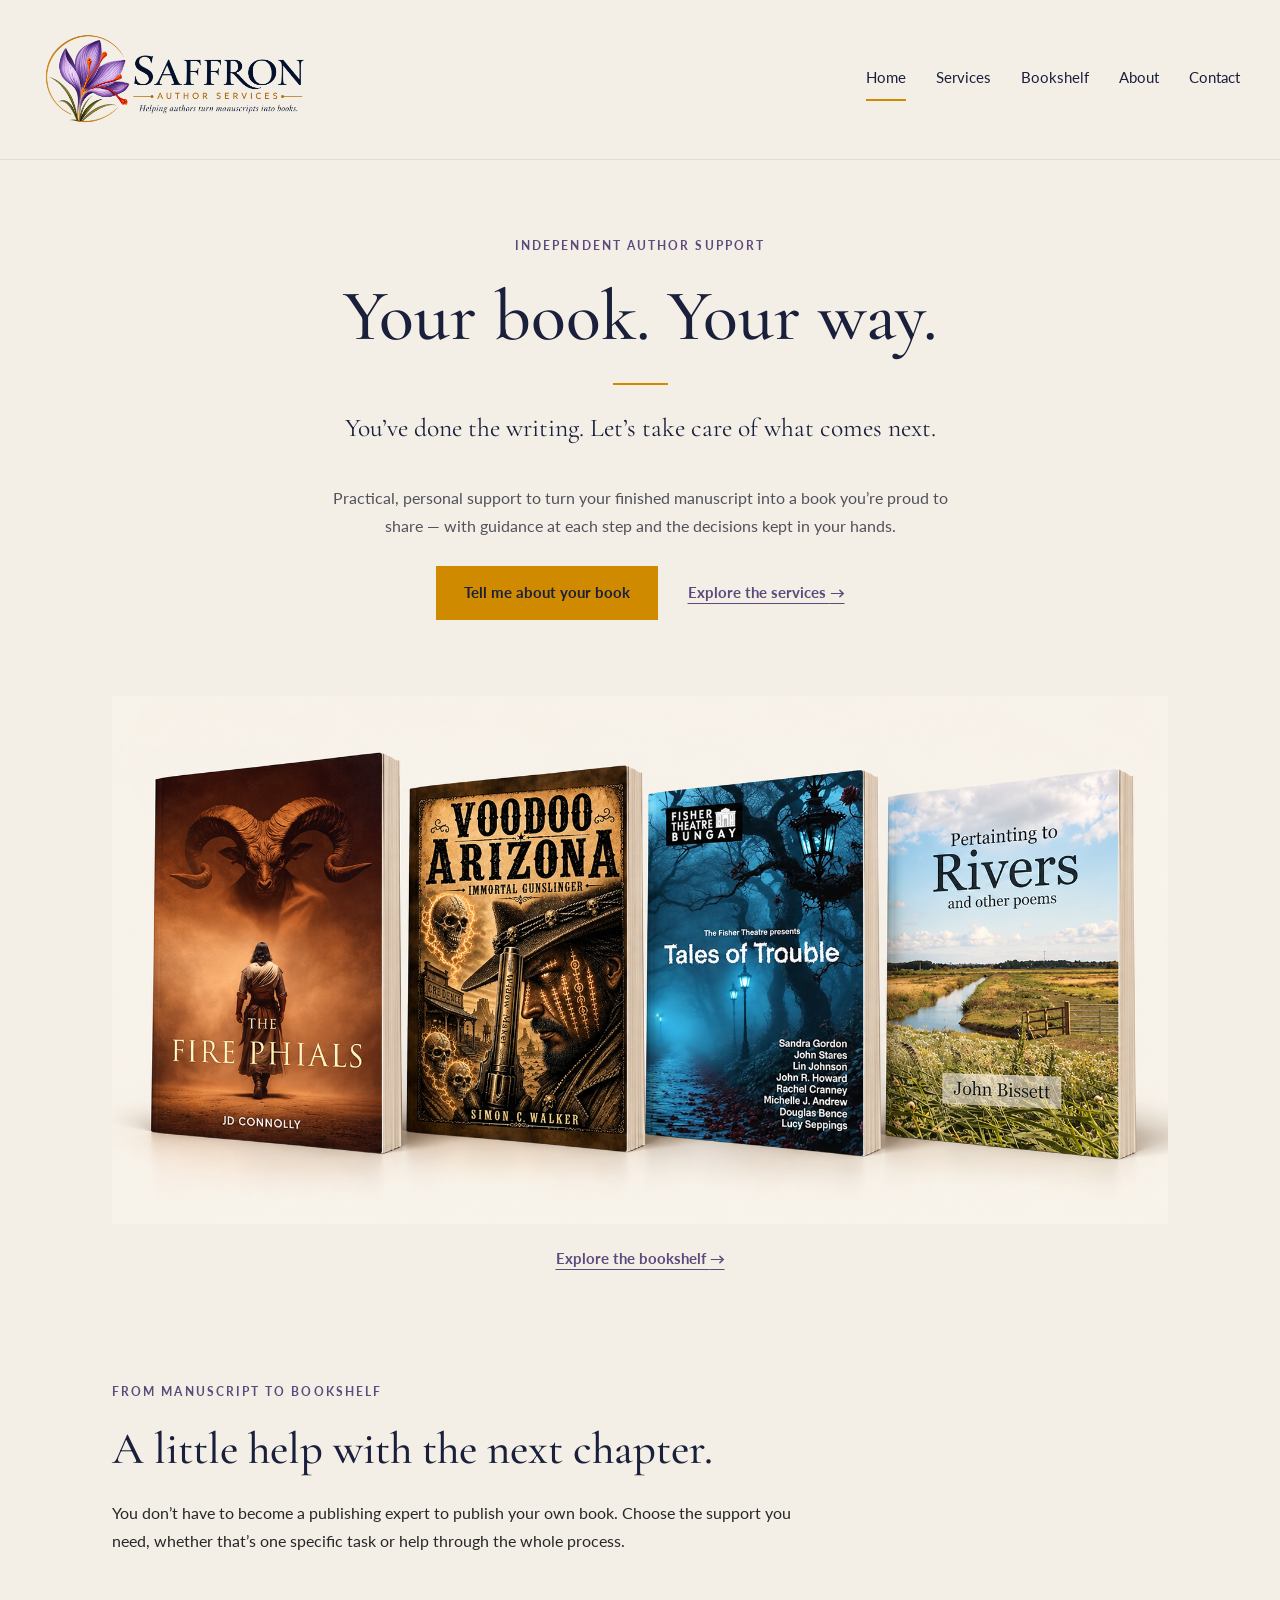
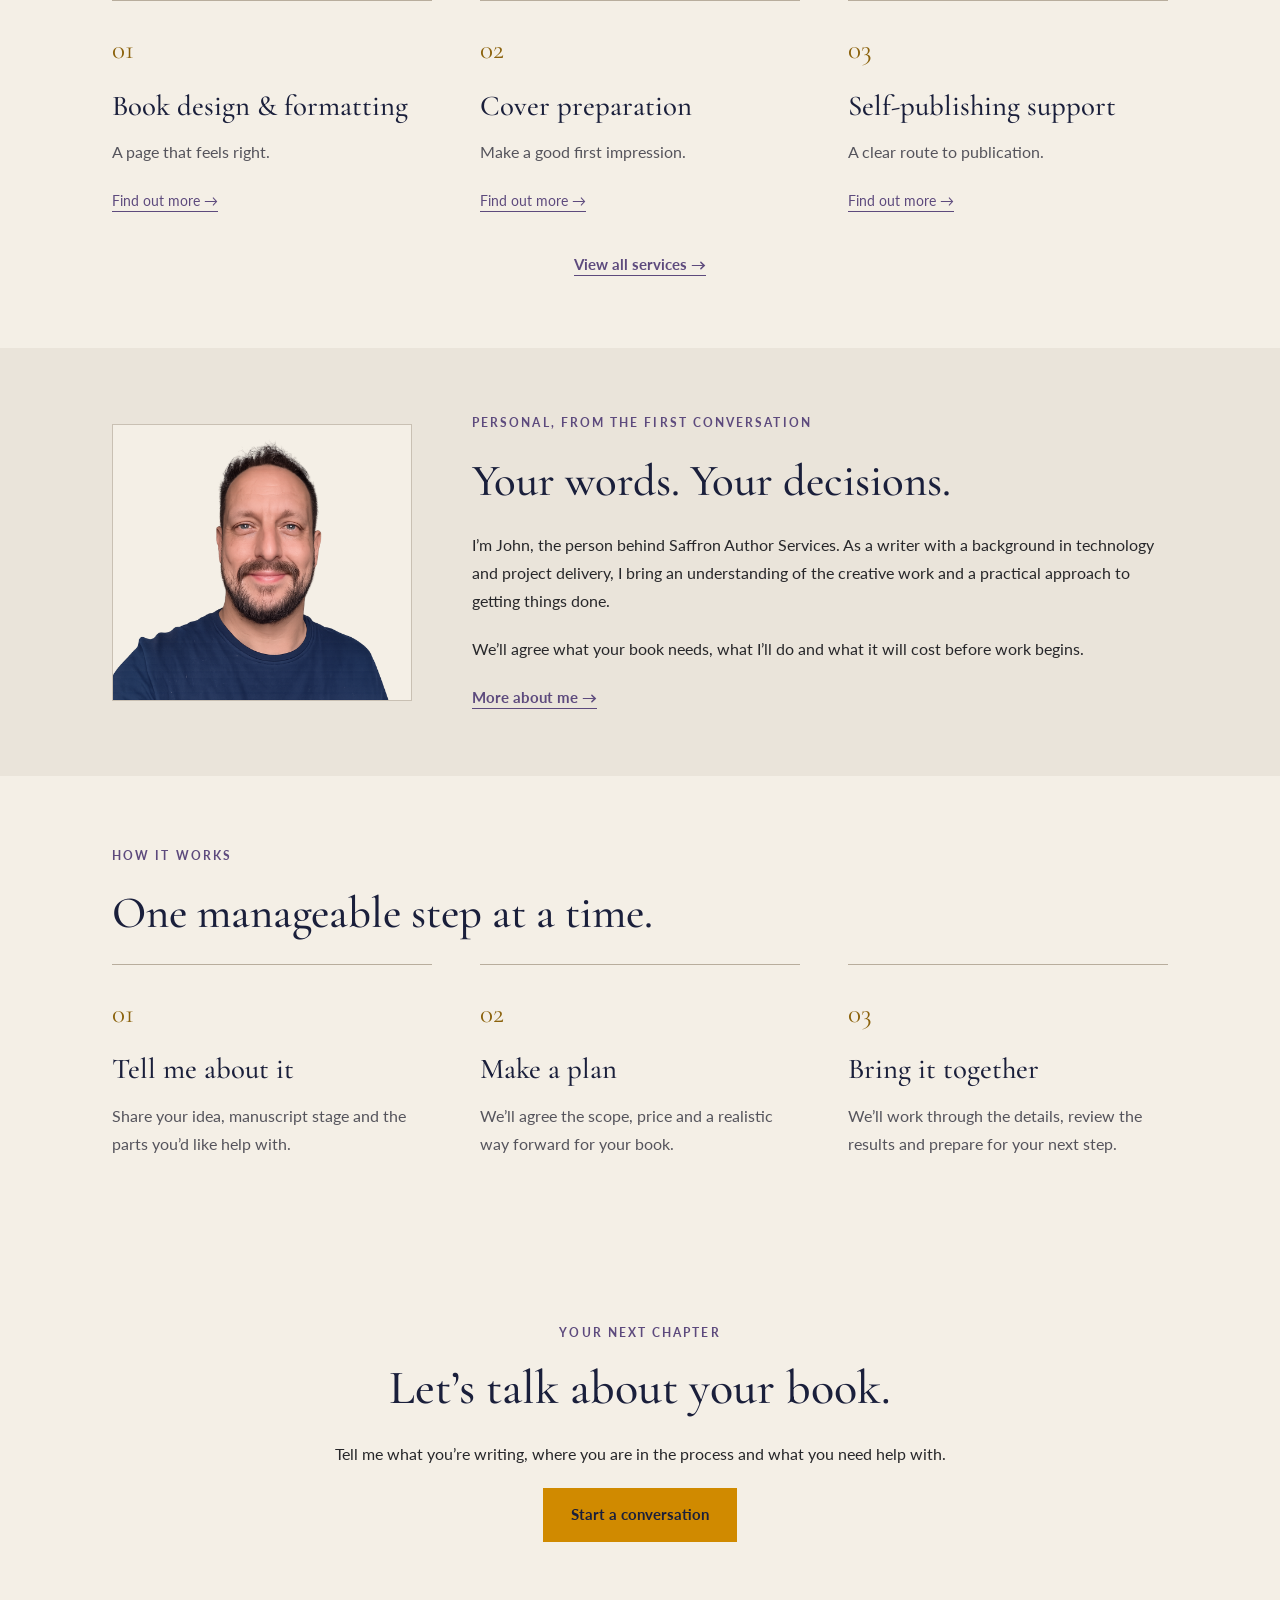
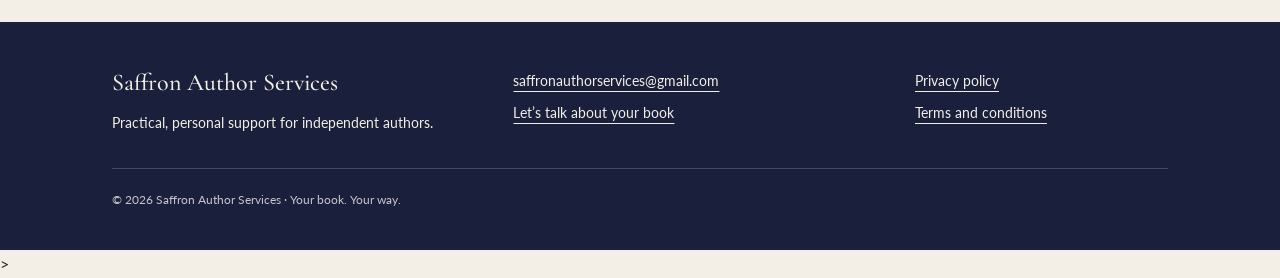
<file: index.html>
<!doctype html>
<html lang="en-GB">
  <head>
    <!-- GoatCounter -->
    <script
      data-goatcounter="https://saffron.goatcounter.com/count"
      async
      src="//gc.zgo.at/count.js"
    ></script>

    <!-- Google tag (gtag.js) -->
    <script
      async
      src="https://www.googletagmanager.com/gtag/js?id=G-EGFEQTHLH4"
    ></script>
    <script>
      window.dataLayer = window.dataLayer || [];
      function gtag() {
        dataLayer.push(arguments);
      }
      gtag("js", new Date());
      gtag("config", "G-EGFEQTHLH4");
    </script>

    <meta charset="utf-8" />

    <meta name="viewport" content="width=device-width, initial-scale=1" />

    <title>Independent author support | Saffron Author Services</title>

    <meta
      name="description"
      content="Practical, personal help with book formatting, covers, self-publishing and author websites."
    />

    <link rel="stylesheet" href="css/style.css" />
    
    <script src="js/site.js" defer></script>

    <div id="site-favicon"></div>
  </head>
  <body>
    <a class="skip" href="#main">Skip to content</a>
    <header class="site-header">
      <a href="index.html" aria-label="Saffron Author Services home">
        <img
          src="images/SAS-logo-colour-transparent-withwords.png"
          alt="Saffron Author Services"
          width="270"
          class="brand"
        />
      </a>
      <!-- Load navigation -->
      <div id="site-navigation"></div>
      </nav>
    </header>
    <main id="main">
      <section class="page-intro wrap">
        <p class="eyebrow">Independent author support</p>
        <h1>Your book. Your way.</h1>
        <div class="divider"></div>
        <p class="intro">
          You’ve done the writing. Let’s take care of what comes next.
        </p>
      </section>
      <p class="hero-detail wrap">
        Practical, personal support to turn your finished manuscript into a book
        you’re proud to share — with guidance at each step and the decisions
        kept in your hands.
      </p>
      <div class="actions">
        <a class="button" href="contact.html">Tell me about your book</a>
        <a class="text-link" href="services.html">
          Explore the services
          <span aria-hidden="true">→</span>
        </a>
      </div>
      <div class="wrap homepage-books">
        <a
          href="books.html"
          data-track-label="Homepage — book collage"
          aria-label="Explore the books I’ve helped publish"
        >
          <img
            src="images/saffron_author_services_book_showcase.png"
            alt="The Fire Phials, Voodoo Arizona, Tales of Trouble, and Pertaining to Rivers and Other Poems"
            class="books-collage"
          />
        </a>

        <p>
          <a class="text-link" href="books.html">
            Explore the bookshelf
            <span aria-hidden="true">→</span>
          </a>
        </p>
      </div>
      <section class="section wrap">
        <div class="section-heading">
          <p class="eyebrow">From manuscript to bookshelf</p>
          <h2>A little help with the next chapter.</h2>
          <p>
            You don’t have to become a publishing expert to publish your own
            book. Choose the support you need, whether that’s one specific task
            or help through the whole process.
          </p>
        </div>
        <div class="service-grid">
          <article>
            <span class="number">01</span>
            <h3>Book design &amp; formatting</h3>
            <p>A page that feels right.</p>
            <a href="services.html#service-01">
              Find out more
              <span aria-hidden="true">→</span>
            </a>
          </article>
          <article>
            <span class="number">02</span>
            <h3>Cover preparation</h3>
            <p>Make a good first impression.</p>
            <a href="services.html#service-02">
              Find out more
              <span aria-hidden="true">→</span>
            </a>
          </article>
          <article>
            <span class="number">03</span>
            <h3>Self-publishing support</h3>
            <p>A clear route to publication.</p>
            <a href="services.html#service-03">
              Find out more
              <span aria-hidden="true">→</span>
            </a>
          </article>
        </div>
        <p class="centre">
          <a class="text-link" href="services.html">View all services →</a>
        </p>
      </section>
      <section class="band">
        <div class="wrap split home-about">
          <div>
            <div class="portrait-frame home-portrait">
              <img
                class="founder-portrait"
                src="images/john1.png"
                alt="John Howard, founder of Saffron Author Services"
                loading="lazy"
              />
            </div>
          </div>
          <div>
            <p class="eyebrow">Personal, from the first conversation</p>
            <h2>Your words. Your decisions.</h2>
            <p>
              I’m John, the person behind Saffron Author Services. As a writer
              with a background in technology and project delivery, I bring an
              understanding of the creative work and a practical approach to
              getting things done.
            </p>
            <p>
              We’ll agree what your book needs, what I’ll do and what it will
              cost before work begins.
            </p>
            <a class="text-link" href="about.html">More about me →</a>
          </div>
        </div>
      </section>
      <section class="section wrap">
        <p class="eyebrow">How it works</p>
        <h2>One manageable step at a time.</h2>
        <div class="service-grid">
          <article>
            <span class="number">01</span>
            <h3>Tell me about it</h3>
            <p>
              Share your idea, manuscript stage and the parts you’d like help
              with.
            </p>
          </article>
          <article>
            <span class="number">02</span>
            <h3>Make a plan</h3>
            <p>
              We’ll agree the scope, price and a realistic way forward for your
              book.
            </p>
          </article>
          <article>
            <span class="number">03</span>
            <h3>Bring it together</h3>
            <p>
              We’ll work through the details, review the results and prepare for
              your next step.
            </p>
          </article>
        </div>
      </section>
      <section class="cta wrap">
        <p class="eyebrow">Your next chapter</p>
        <h2>Let’s talk about your book.</h2>
        <p>
          Tell me what you’re writing, where you are in the process and what you
          need help with.
        </p>
        <a class="button" href="contact.html">Start a conversation</a>
      </section>
    </main>
    <div id="site-footer"></div>
    <!-- JavaScript -->
    <script src="/js/site.js" defer></script>
  </body>>
</html>
</file>
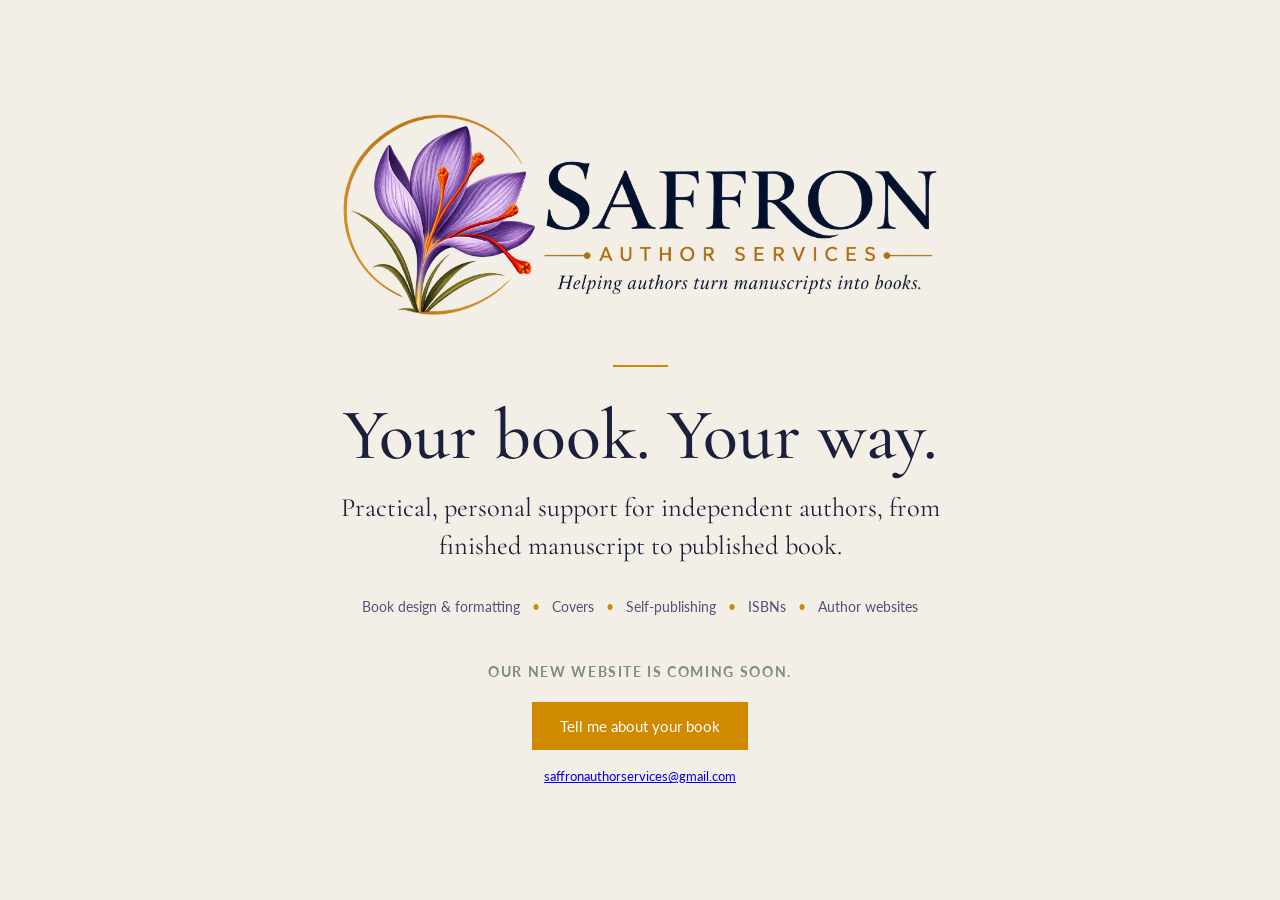
<file: holdingpage/index.html>
<!DOCTYPE html>
<html lang="en">
<head>
    <!-- Google tag (gtag.js) -->
    <script async src="https://www.googletagmanager.com/gtag/js?id=G-EGFEQTHLH4"></script>
    <script>
        window.dataLayer = window.dataLayer || [];
        function gtag(){dataLayer.push(arguments);}
        gtag('js', new Date());

        gtag('config', 'G-EGFEQTHLH4');
    </script>

    <meta charset="UTF-8">
    <meta charset="UTF-8">
    <meta name="viewport" content="width=device-width, initial-scale=1.0">

    <title>Saffron Author Services | Independent Author Support</title>

    <meta name="description"
          content="Saffron Author Services helps independent authors turn manuscripts into professionally published books.">

    <link rel="stylesheet" href="css/style.css">
</head>

<body>

    <main class="holding-page">

        <section class="hero">

            <img
                src="images/SAS-logo-colour-transparent-withwords.png"
                alt="Saffron Author Services"
                class="logo"
            >

            <div class="divider"></div>

            <h1>Your book. Your way.</h1>

            <p class="intro">
                Practical, personal support for independent authors,
                from finished manuscript to published book.
            </p>

            <p class="services">
                Book design &amp; formatting
                <span>•</span>
                Covers
                <span>•</span>
                Self-publishing
                <span>•</span>
                ISBNs
                <span>•</span>
                Author websites
            </p>

            <p class="coming-soon">
                Our new website is coming soon.
            </p>

            <a href="mailto:saffronauthorservices@gmail.com"
            class="contact-button"
            onclick="gtag('event', 'email_click', {
                'event_category': 'contact',
                'event_label': 'Tell me about your book'
            });">
                Tell me about your book
            </a>

            <p class="email">
                <a href="mailto:saffronauthorservices@gmail.com"
                onclick="gtag('event', 'email_click', {
                    'event_category': 'contact',
                    'event_label': 'Email address'
                });">
                    saffronauthorservices@gmail.com
                </a>
            </p>

        </section>

    </main>

</body>
</html>
</file>
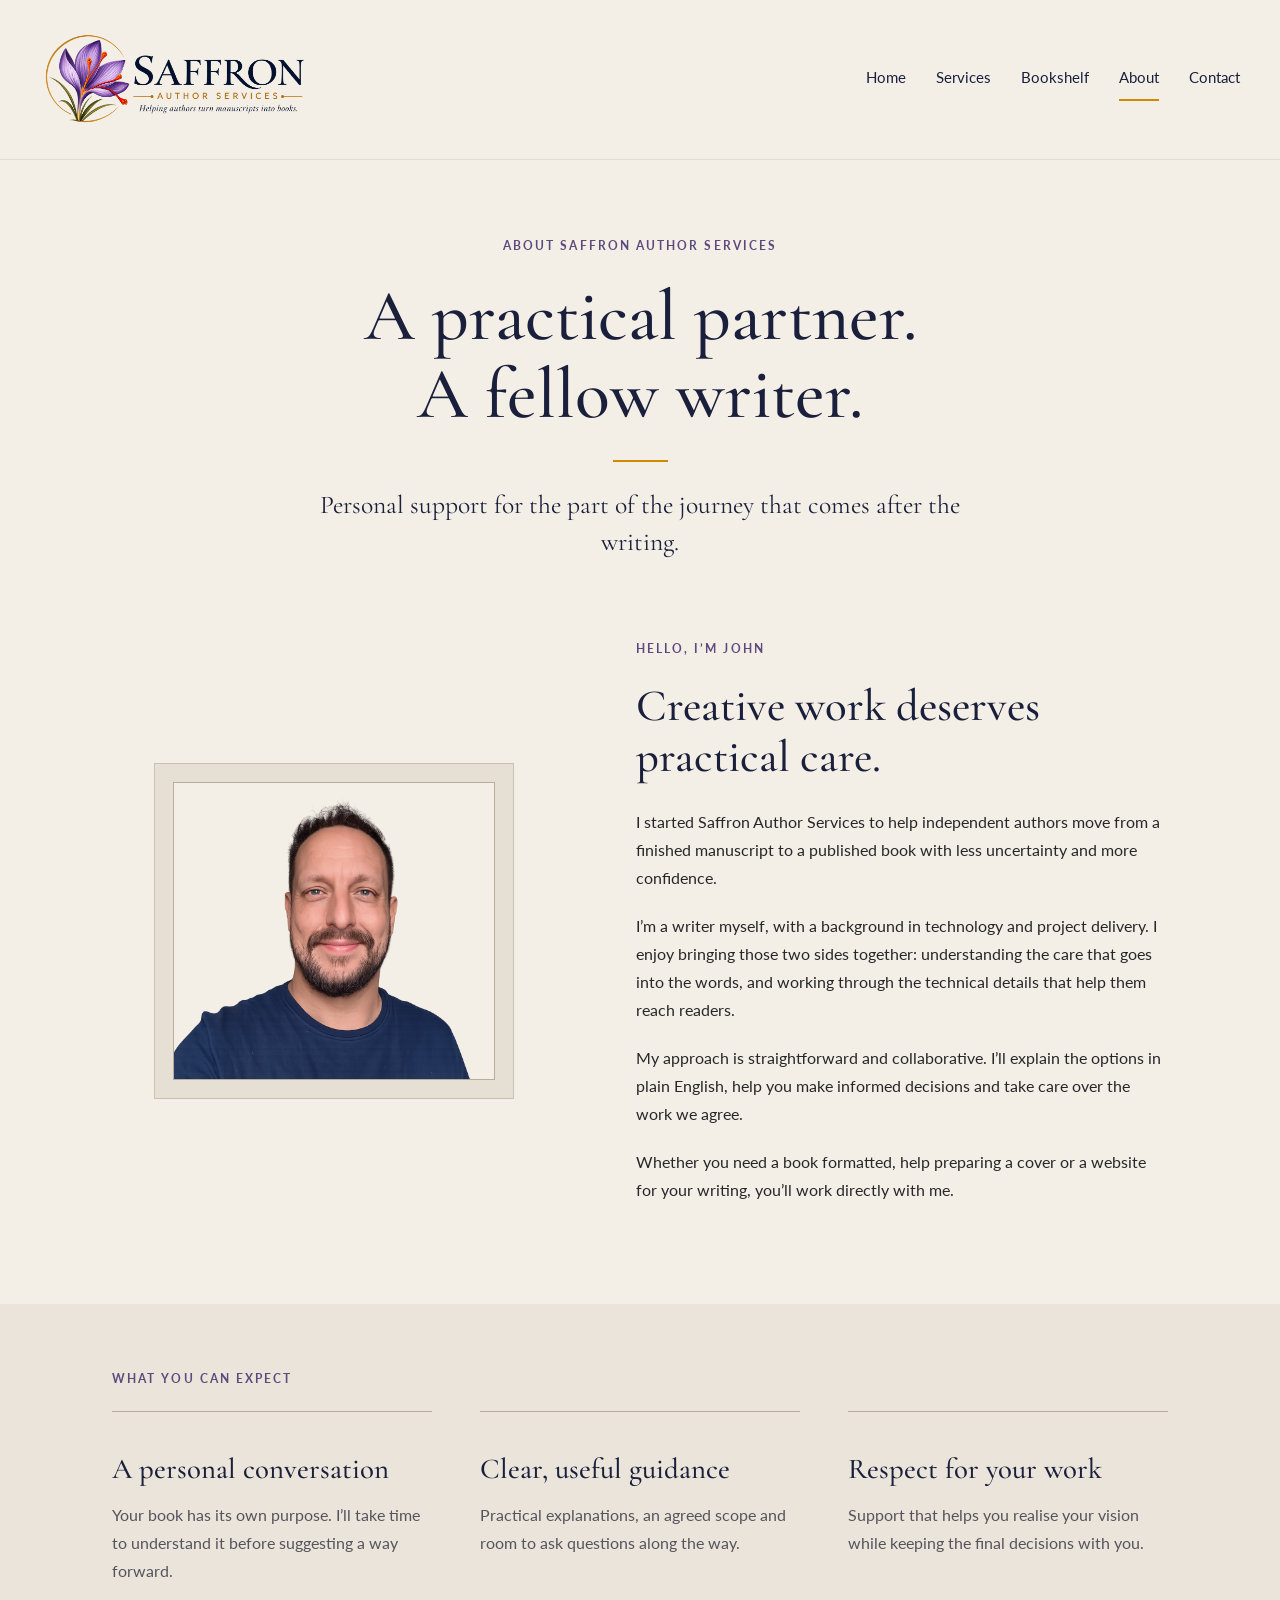
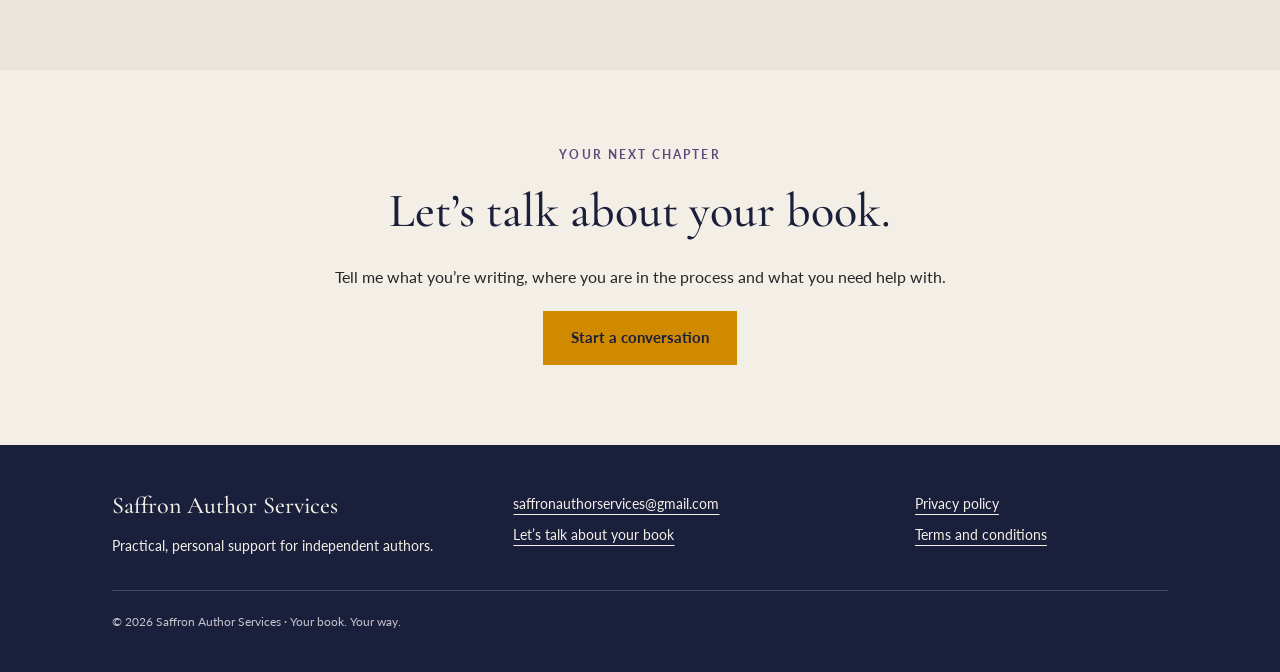
<file: about.html>
<!doctype html>
<html lang="en-GB">
  <head>
    <!-- GoatCounter -->
    <script
      data-goatcounter="https://saffron.goatcounter.com/count"
      async
      src="//gc.zgo.at/count.js"
    ></script>

    <!-- Google tag (gtag.js) -->
    <script
      async
      src="https://www.googletagmanager.com/gtag/js?id=G-EGFEQTHLH4"
    ></script>

    <script>
      window.dataLayer = window.dataLayer || [];
      function gtag() {
        dataLayer.push(arguments);
      }
      gtag("js", new Date());
      gtag("config", "G-EGFEQTHLH4");
    </script>

    <meta charset="utf-8" />

    <meta name="viewport" content="width=device-width, initial-scale=1" />

    <title>About John | Saffron Author Services</title>

    <meta
      name="description"
      content="Meet John Howard, the person behind Saffron Author Services."
    />
    <link rel="stylesheet" href="css/style.css" />
    <script src="js/site.js" defer></script>
    <div id="site-favicon"></div>
  </head>
  <body>
    <a class="skip" href="#main">Skip to content</a>
    <header class="site-header">
      <a href="index.html" aria-label="Saffron Author Services home">
        <img
          src="images/SAS-logo-colour-transparent-withwords.png"
          alt="Saffron Author Services"
          width="270"
          class="brand"
        />
      </a>
      <!-- Load navigation -->
      <div id="site-navigation"></div>
    </header>
    <main id="main">
      <section class="page-intro wrap">
        <p class="eyebrow">About Saffron Author Services</p>
        <h1>
          A practical partner.
          <br />
          A fellow writer.
        </h1>
        <div class="divider"></div>
        <p class="intro">
          Personal support for the part of the journey that comes after the
          writing.
        </p>
      </section>
      <section class="wrap split about-content">
        <div class="portrait-frame">
          <img
            class="founder-portrait"
            src="images/john1.png"
            alt="John Howard, founder of Saffron Author Services"
            loading="lazy"
          />
        </div>
        <div>
          <p class="eyebrow">Hello, I’m John</p>
          <h2>Creative work deserves practical care.</h2>
          <p>
            I started Saffron Author Services to help independent authors move
            from a finished manuscript to a published book with less uncertainty
            and more confidence.
          </p>
          <p>
            I’m a writer myself, with a background in technology and project
            delivery. I enjoy bringing those two sides together: understanding
            the care that goes into the words, and working through the technical
            details that help them reach readers.
          </p>
          <p>
            My approach is straightforward and collaborative. I’ll explain the
            options in plain English, help you make informed decisions and take
            care over the work we agree.
          </p>
          <p>
            Whether you need a book formatted, help preparing a cover or a
            website for your writing, you’ll work directly with me.
          </p>
        </div>
      </section>
      <section class="band">
        <div class="wrap">
          <p class="eyebrow">What you can expect</p>
          <div class="service-grid">
            <article>
              <h3>A personal conversation</h3>
              <p>
                Your book has its own purpose. I’ll take time to understand it
                before suggesting a way forward.
              </p>
            </article>
            <article>
              <h3>Clear, useful guidance</h3>
              <p>
                Practical explanations, an agreed scope and room to ask
                questions along the way.
              </p>
            </article>
            <article>
              <h3>Respect for your work</h3>
              <p>
                Support that helps you realise your vision while keeping the
                final decisions with you.
              </p>
            </article>
          </div>
        </div>
      </section>
      <section class="cta wrap">
        <p class="eyebrow">Your next chapter</p>
        <h2>Let’s talk about your book.</h2>
        <p>
          Tell me what you’re writing, where you are in the process and what you
          need help with.
        </p>
        <a class="button" href="contact.html">Start a conversation</a>
      </section>
    </main>
    <div id="site-footer"></div>
    <!-- JavaScript -->
    <script src="/js/site.js" defer></script>
  </body>
</html>
</file>
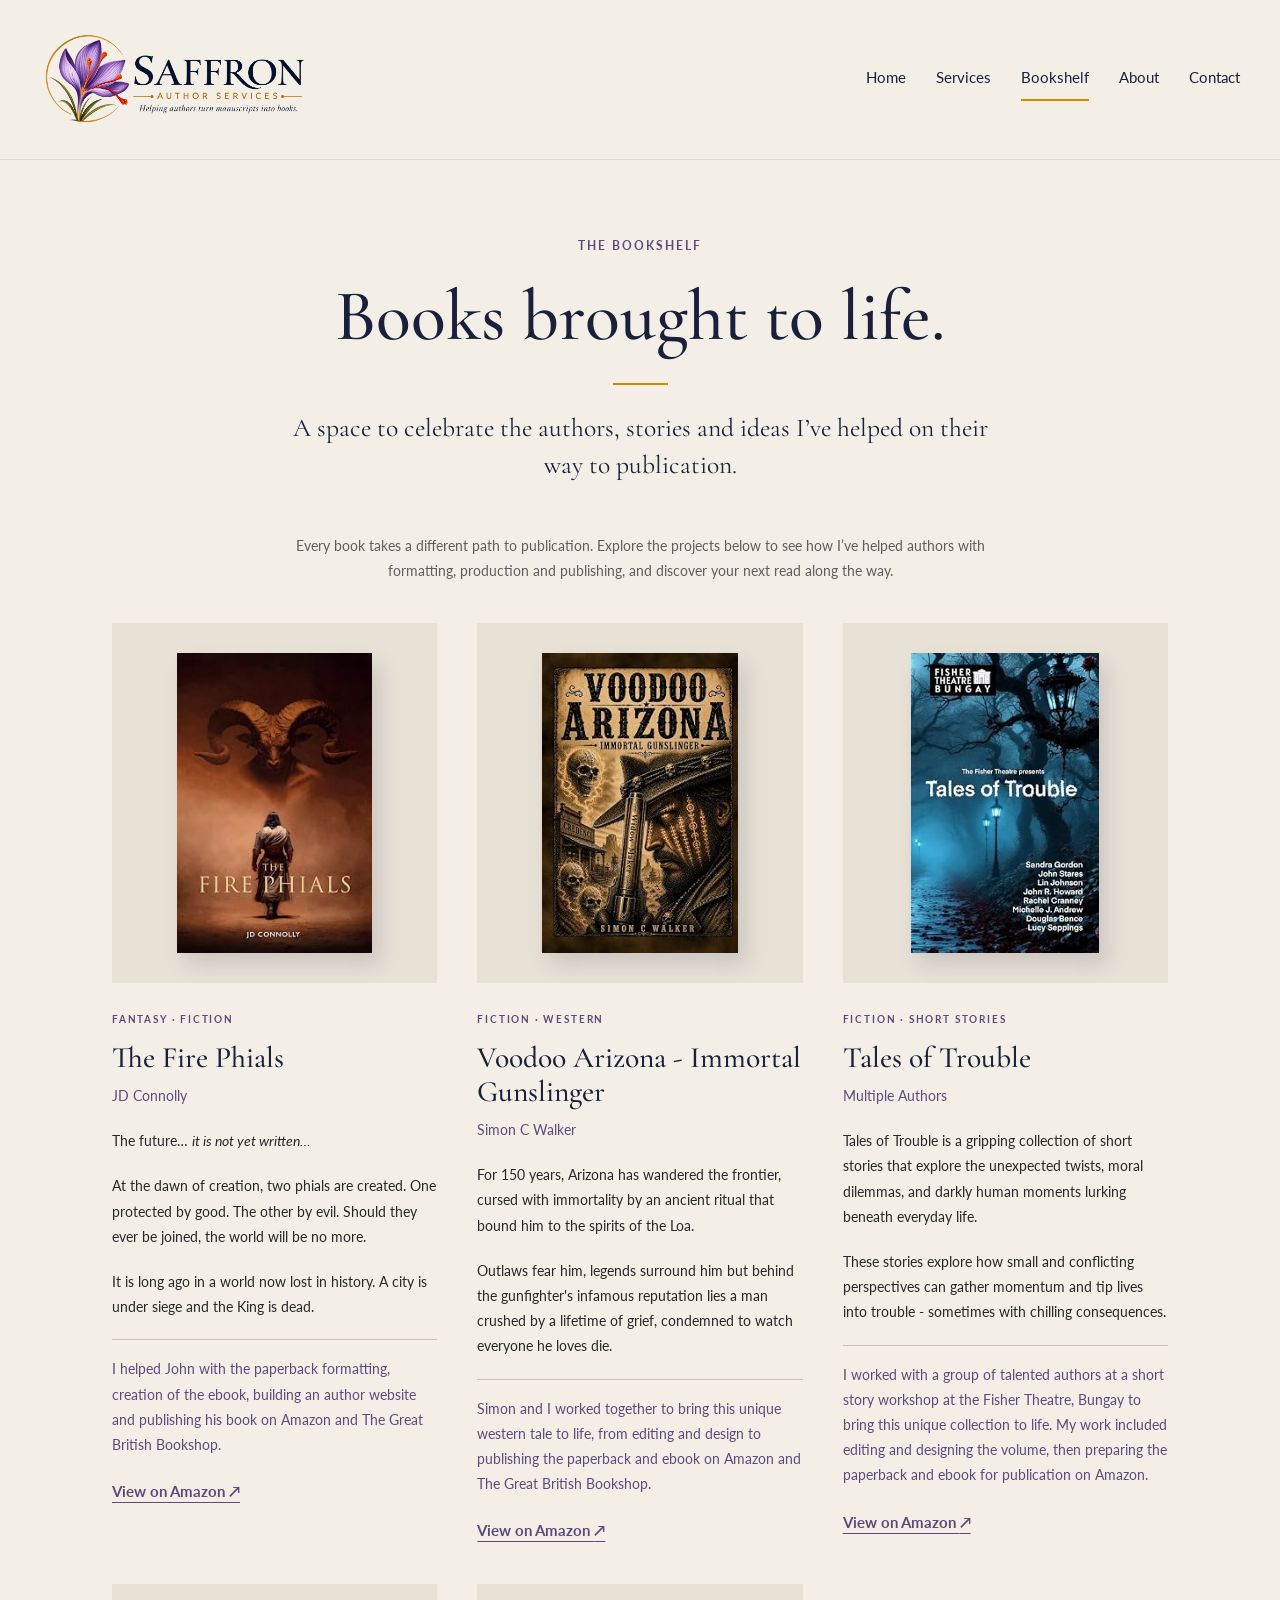
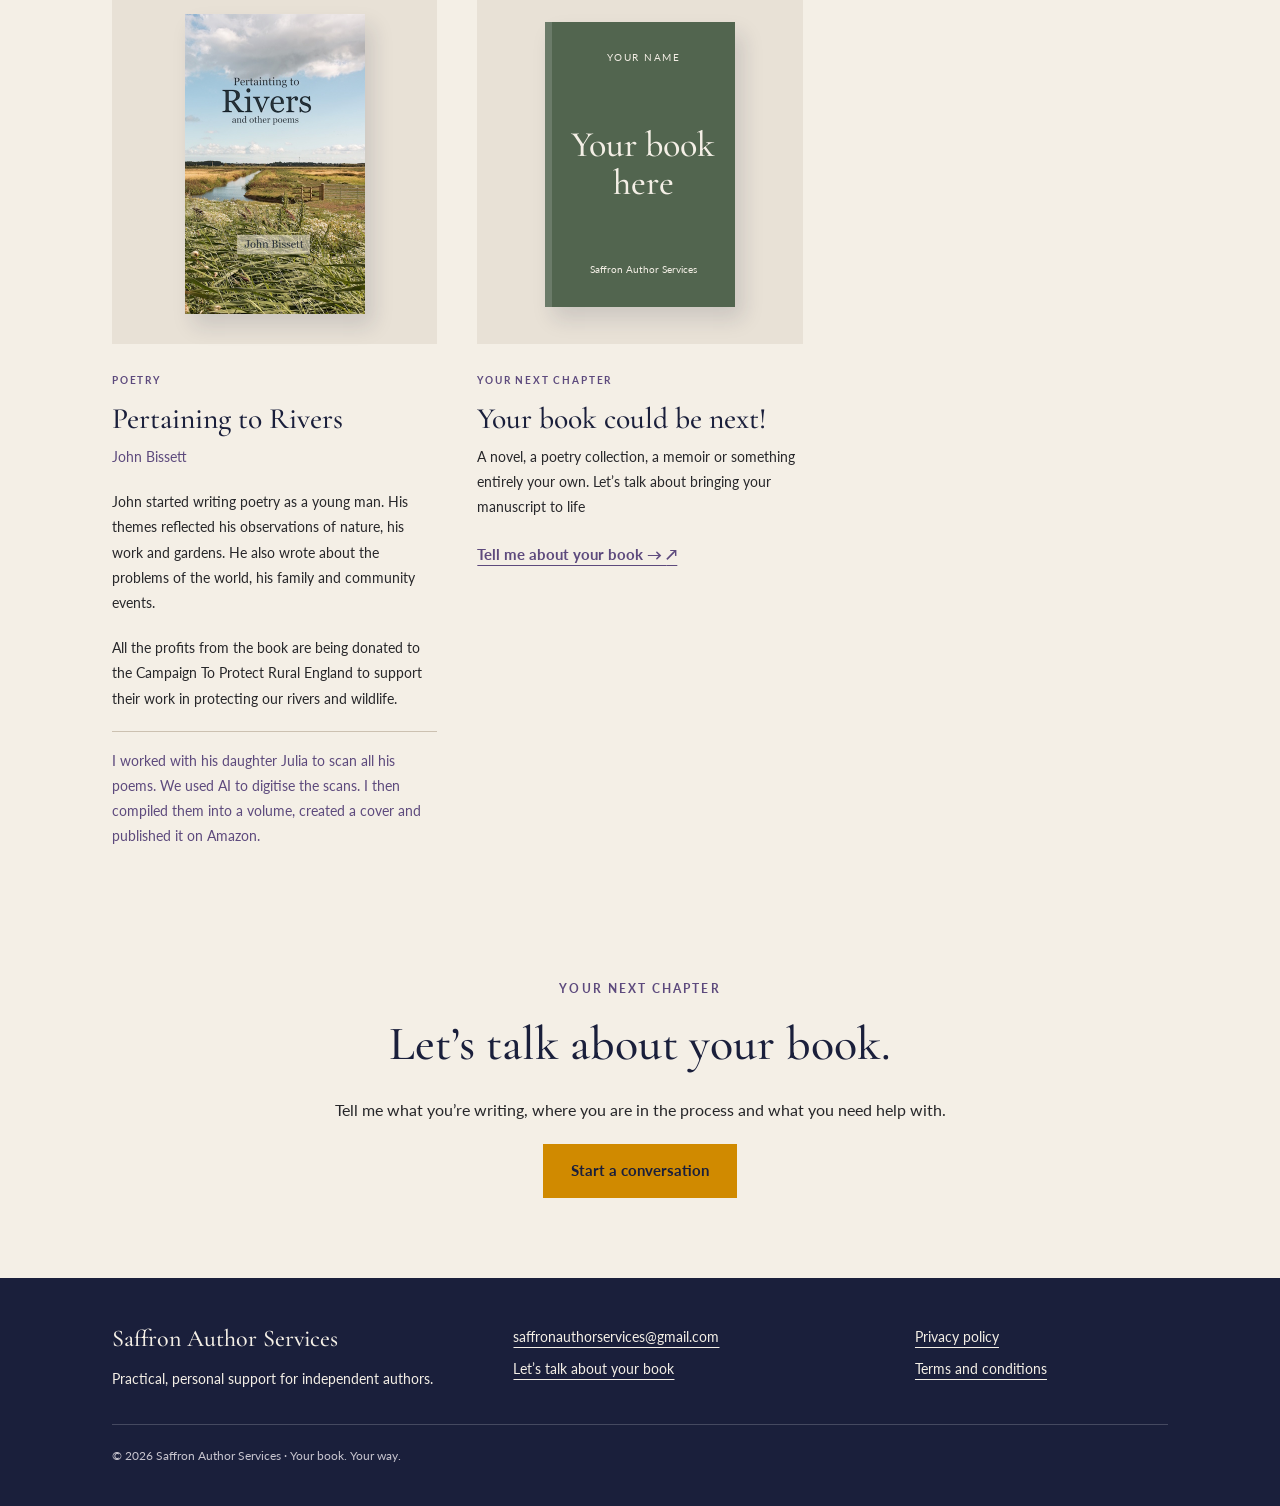
<file: books.html>
<!doctype html>
<html lang="en-GB">
  <head>
    <!-- GoatCounter -->
    <script
      data-goatcounter="https://saffron.goatcounter.com/count"
      async
      src="//gc.zgo.at/count.js"
    ></script>

    <!-- Google tag (gtag.js) -->
    <script
      async
      src="https://www.googletagmanager.com/gtag/js?id=G-EGFEQTHLH4"
    ></script>

    <script>
      window.dataLayer = window.dataLayer || [];
      function gtag() {
        dataLayer.push(arguments);
      }
      gtag("js", new Date());

      gtag("config", "G-EGFEQTHLH4");
    </script>

    <meta charset="utf-8" />
    <meta name="viewport" content="width=device-width, initial-scale=1" />

    <title>Bookshelf | Saffron Author Services</title>

    <meta
      name="description"
      content="A growing showcase of books supported by Saffron Author Services."
    />

    <link rel="stylesheet" href="css/style.css" />
    <script src="js/site.js" defer></script>
    <div id="site-favicon"></div>
  </head>
  <body>
    <a class="skip" href="#main">Skip to content</a>
    <header class="site-header">
      <a href="index.html" aria-label="Saffron Author Services home">
        <img
          src="images/SAS-logo-colour-transparent-withwords.png"
          alt="Saffron Author Services"
          width="270"
          class="brand"
        />
      </a>
      <!-- Load navigation -->
      <div id="site-navigation"></div>
    </header>
    <main id="main">
      <section class="page-intro wrap">
        <p class="eyebrow">The bookshelf</p>
        <h1>Books brought to life.</h1>
        <div class="divider"></div>
        <p class="intro">
          A space to celebrate the authors, stories and ideas I’ve helped on
          their way to publication.
        </p>
      </section>
      <div class="wrap portfolio-note">
        <p>
          Every book takes a different path to publication. Explore the projects
          below to see how I’ve helped authors with formatting, production and
          publishing, and discover your next read along the way.
        </p>
      </div>
      <section class="wrap book-grid" aria-label="Books I’ve helped publish">
        <!-- article template #1
        <article class="book">
          <div class="book-stage">
            <img
              class="book-cover"
              src="images/books/IMAGE_FILE.jpg"
              alt="TITLE by AUTHOR"
              loading="lazy"
            />
          </div>
          <p class="eyebrow">GENRE · SUBGENRE</p>
          <h2>TITLE</h2>
          <p class="byline">AUTHOR</p>
          <p>
            PARAGRAPH ABOUT THE BOOK
          </p>
          <p>
            PARAGRAPH 2 ABOUT THE BOOK
          </p>
          <p class="detail">
            HOW WE WORKED TOGETHER
          </p>
        </article>
    -->
        <!-- THE FIRE PHIALS -->
        <article class="book">
          <div class="book-stage">
            <img
              class="book-cover"
              src="images/books/the_fire_phials_cover.jpg"
              alt="Cover of The Fire Phials by JD Connolly"
              loading="lazy"
            />
          </div>
          <p class="eyebrow">Fantasy · Fiction</p>
          <h2>The Fire Phials</h2>
          <p class="byline">JD Connolly</p>
          <p>
            The future…
            <i>it is not yet written…</i>
          </p>

          <p>
            At the dawn of creation, two phials are created. One protected by
            good. The other by evil. Should they ever be joined, the world will
            be no more.
          </p>
          <p>
            It is long ago in a world now lost in history. A city is under siege
            and the King is dead.
          </p>
          <p class="detail">
            I helped John with the paperback formatting, creation of the ebook,
            building an author website and publishing his book on Amazon and The
            Great British Bookshop.
          </p>
          <a
            class="text-link"
            href="https://www.amazon.co.uk/Fire-Phials-JD-Connolly/dp/1919222502/ref=sr_1_1"
            target="_blank"
            rel="noopener noreferrer"
          >
            View on Amazon
            <span aria-hidden="true">↗</span>
          </a>
        </article>

        <!-- VOODOO ARIZONA -->
        <article class="book">
          <div class="book-stage">
            <img
              class="book-cover"
              src="images/books/voodoo_arozona_cover.jpg"
              alt="Voodoo Arizona by Simon C Walker"
              loading="lazy"
            />
          </div>
          <p class="eyebrow">Fiction · Western</p>
          <h2>Voodoo Arizona - Immortal Gunslinger</h2>
          <p class="byline">Simon C Walker</p>
          <p>
            For 150 years, Arizona has wandered the frontier, cursed with
            immortality by an ancient ritual that bound him to the spirits of
            the Loa.
          </p>
          <p>
            Outlaws fear him, legends surround him but behind the gunfighter's
            infamous reputation lies a man crushed by a lifetime of grief,
            condemned to watch everyone he loves die.
          </p>
          <p class="detail">
            Simon and I worked together to bring this unique western tale to
            life, from editing and design to publishing the paperback and ebook
            on Amazon and The Great British Bookshop.
          </p>
          <a
            class="text-link"
            href="https://www.amazon.co.uk/Voodoo-Arizona-Gunslinger-Simon-Walker/dp/1806546825/ref=sr_1_1"
            target="_blank"
            rel="noopener noreferrer"
          >
            View on Amazon
            <span aria-hidden="true">↗</span>
          </a>
        </article>

        <!-- TALES OF TROUBLE -->
        <article class="book">
          <div class="book-stage">
            <img
              class="book-cover"
              src="images/books/tales_of_trouble_cover.jpg"
              alt="Cover of Tales of Trouble by Multiple Authors"
              loading="lazy"
            />
          </div>
          <p class="eyebrow">Fiction · Short Stories</p>
          <h2>Tales of Trouble</h2>
          <p class="byline">Multiple Authors</p>
          <p>
            Tales of Trouble is a gripping collection of short stories that
            explore the unexpected twists, moral dilemmas, and darkly human
            moments lurking beneath everyday life.
          </p>
          <p>
            These stories explore how small and conflicting perspectives can
            gather momentum and tip lives into trouble - sometimes with chilling
            consequences.
          </p>
          <p class="detail">
            I worked with a group of talented authors at a short story workshop
            at the Fisher Theatre, Bungay to bring this unique collection to
            life. My work included editing and designing the volume, then
            preparing the paperback and ebook for publication on Amazon.
          </p>
          <a
            class="text-link"
            href="https://www.amazon.co.uk/Tales-Trouble-gripping-collection-unexpected/dp/B0GHDZJ5G8/ref=sr_1_1"
            target="_blank"
            rel="noopener noreferrer"
          >
            View on Amazon
            <span aria-hidden="true">↗</span>
          </a>
        </article>

        <!-- POETRY BOOK -->
        <article class="book">
          <div class="book-stage">
            <img
              class="book-cover"
              src="images/books/bissett_cover.jpg"
              alt="Pertaining to Rivers by John Bissett"
              loading="lazy"
            />
          </div>

          <p class="eyebrow">Poetry</p>
          <h2>Pertaining to Rivers</h2>
          <p class="byline">John Bissett</p>
          <p>
            John started writing poetry as a young man. His themes reflected his
            observations of nature, his work and gardens. He also wrote about
            the problems of the world, his family and community events.
          </p>
          <p>
            All the profits from the book are being donated to the Campaign To
            Protect Rural England to support their work in protecting our rivers
            and wildlife.
          </p>
          <p class="detail">
            I worked with his daughter Julia to scan all his poems. We used AI
            to digitise the scans. I then compiled them into a volume, created a
            cover and published it on Amazon.
          </p>
        </article>

        <!-- YOUR BOOK -->
        <article class="book">
          <div class="book-stage">
            <div
              class="book-placeholder tone-3"
              role="img"
              aria-label="Book cover placeholder"
            >
              <span>Your Name</span>
              <strong>
                Your book
                <br />
                here
              </strong>
              <small>Saffron Author Services</small>
            </div>
          </div>
          <p class="eyebrow">Your Next Chapter</p>
          <h2>Your book could be next!</h2>
          <p>
            A novel, a poetry collection, a memoir or something entirely your
            own. Let’s talk about bringing your manuscript to life
          </p>

          <a class="text-link" href="/contact.html">
            Tell me about your book →
            <span aria-hidden="true">↗</span>
          </a>
        </article>

        <!-- article template #2
        <article class="book">
          <div class="book-stage">
            <div
              class="book-placeholder tone-3"
              role="img"
              aria-label="Book cover placeholder"
            >
              <span>
                Saffron
                <br />
                Author Services
              </span>
              <strong>
                Your book
                <br />
                here
              </strong>
              <small>Cover image placeholder</small>
            </div>
          </div>
          <p class="eyebrow">Non-fiction · Portfolio placeholder</p>
          <h2>Book title to be added</h2>
          <p class="byline">Author name to be added</p>
          <p>
            This space will feature a book I’ve helped publish, with a short
            introduction and details of my contribution.
          </p>
          <p class="detail">Project details coming soon</p>
        </article>
         -->
      </section>
      <section class="cta wrap">
        <p class="eyebrow">Your next chapter</p>
        <h2>Let’s talk about your book.</h2>
        <p>
          Tell me what you’re writing, where you are in the process and what you
          need help with.
        </p>
        <a class="button" href="contact.html">Start a conversation</a>
      </section>
    </main>
    <div id="site-footer"></div>
    <!-- JavaScript -->
    <script src="/js/site.js" defer></script>
  </body>
</html>
</file>
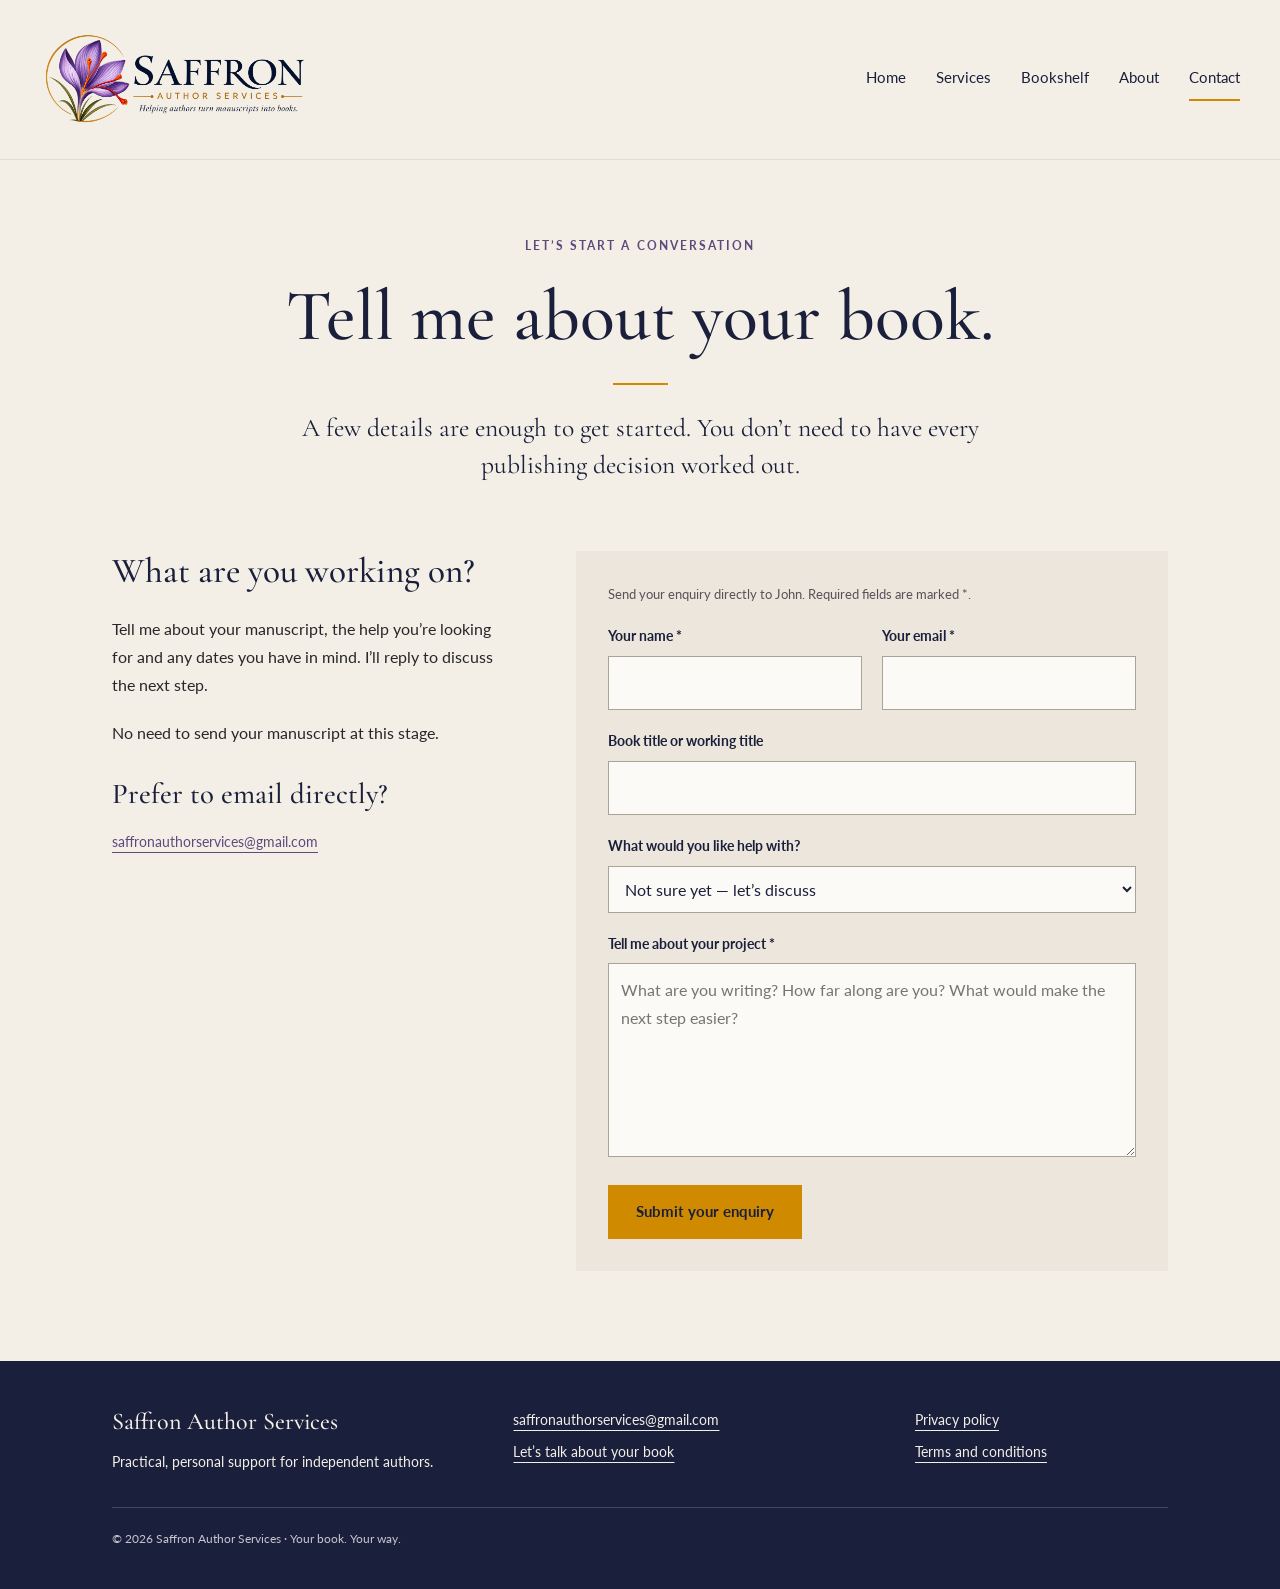
<file: contact.html>
<!doctype html>
<html lang="en-GB">
  <head>
    <!-- GoatCounter -->
    <script
      data-goatcounter="https://saffron.goatcounter.com/count"
      async
      src="//gc.zgo.at/count.js"
    ></script>

    <!-- Google tag (gtag.js) -->
    <script
      async
      src="https://www.googletagmanager.com/gtag/js?id=G-EGFEQTHLH4"
    ></script>

    <script>
      window.dataLayer = window.dataLayer || [];
      function gtag() {
        dataLayer.push(arguments);
      }
      gtag("js", new Date());
      gtag("config", "G-EGFEQTHLH4");
    </script>

    <meta charset="utf-8" />
    <meta name="viewport" content="width=device-width, initial-scale=1" />

    <title>Contact | Saffron Author Services</title>

    <meta
      name="description"
      content="Tell John about your book and the publishing support you need."
    />
    <script src="js/site.js" defer></script>

    <link rel="stylesheet" href="css/style.css" />

    <div id="site-favicon"></div>
  </head>
  <body>
    <a class="skip" href="#main">Skip to content</a>
    <header class="site-header">
      <a href="index.html" aria-label="Saffron Author Services home">
        <img
          src="images/SAS-logo-colour-transparent-withwords.png"
          alt="Saffron Author Services"
          width="270"
          class="brand"
        />
      </a>
      <!-- Load navigation -->
      <div id="site-navigation"></div>
    </header>
    <main id="main">
      <section class="page-intro wrap">
        <p class="eyebrow">Let’s start a conversation</p>
        <h1>Tell me about your book.</h1>
        <div class="divider"></div>
        <p class="intro">
          A few details are enough to get started. You don’t need to have every
          publishing decision worked out.
        </p>
      </section>
      <section class="wrap contact-layout">
        <aside>
          <h2>What are you working on?</h2>
          <p>
            Tell me about your manuscript, the help you’re looking for and any
            dates you have in mind. I’ll reply to discuss the next step.
          </p>
          <p>No need to send your manuscript at this stage.</p>
          <h3>Prefer to email directly?</h3>
          <a class="email-link" href="mailto:saffronauthorservices@gmail.com">
            saffronauthorservices@gmail.com
          </a>
        </aside>
        <form id="contact-form" method="post" action="/php/contact.php">
          <p class="form-note">
            Send your enquiry directly to John. Required fields are marked *.
          </p>
          <div class="form-row">
            <div>
              <label for="name">Your name *</label>
              <input
                id="name"
                name="name"
                autocomplete="name"
                required
                maxlength="100"
              />
            </div>
            <div>
              <label for="email">Your email *</label>
              <input
                id="email"
                name="email"
                type="email"
                autocomplete="email"
                required
                maxlength="200"
              />
            </div>
          </div>
          <label for="title">Book title or working title</label>
          <input id="title" name="title" maxlength="200" />
          <label for="service">What would you like help with?</label>
          <select id="service" name="service">
            <option>Not sure yet — let’s discuss</option>
            <option>Book design &amp; formatting</option>
            <option>Cover preparation</option>
            <option>Self-publishing support</option>
            <option>ISBNs &amp; book details</option>
            <option>Author website</option>
            <option>Support with several stages</option>
          </select>

          <label for="message">Tell me about your project *</label>
          <textarea
            id="message"
            name="message"
            required
            rows="6"
            maxlength="5000"
            placeholder="What are you writing? How far along are you? What would make the next step easier?"
          ></textarea>

          <div
            id="formStatus"
            class="form-status"
            role="status"
            aria-live="polite"
            aria-atomic="true"
          ></div>
          <noscript>
            <p>
              After submitting, you’ll return here. If the address contains
              “enquiry=sent”, your enquiry was sent. If it contains
              “enquiry=error”, please email saffronauthorservices@gmail.com.
            </p>
          </noscript>

          <button id="formButton" class="button" type="submit">
            Submit your enquiry
          </button>
        </form>
      </section>
    </main>
    <div id="site-footer"></div>
    <!-- JavaScript -->
    <script src="/js/site.js" defer></script>
    <script src="/js/forms.js?v=2" defer></script>
  </body>
</html>
</file>
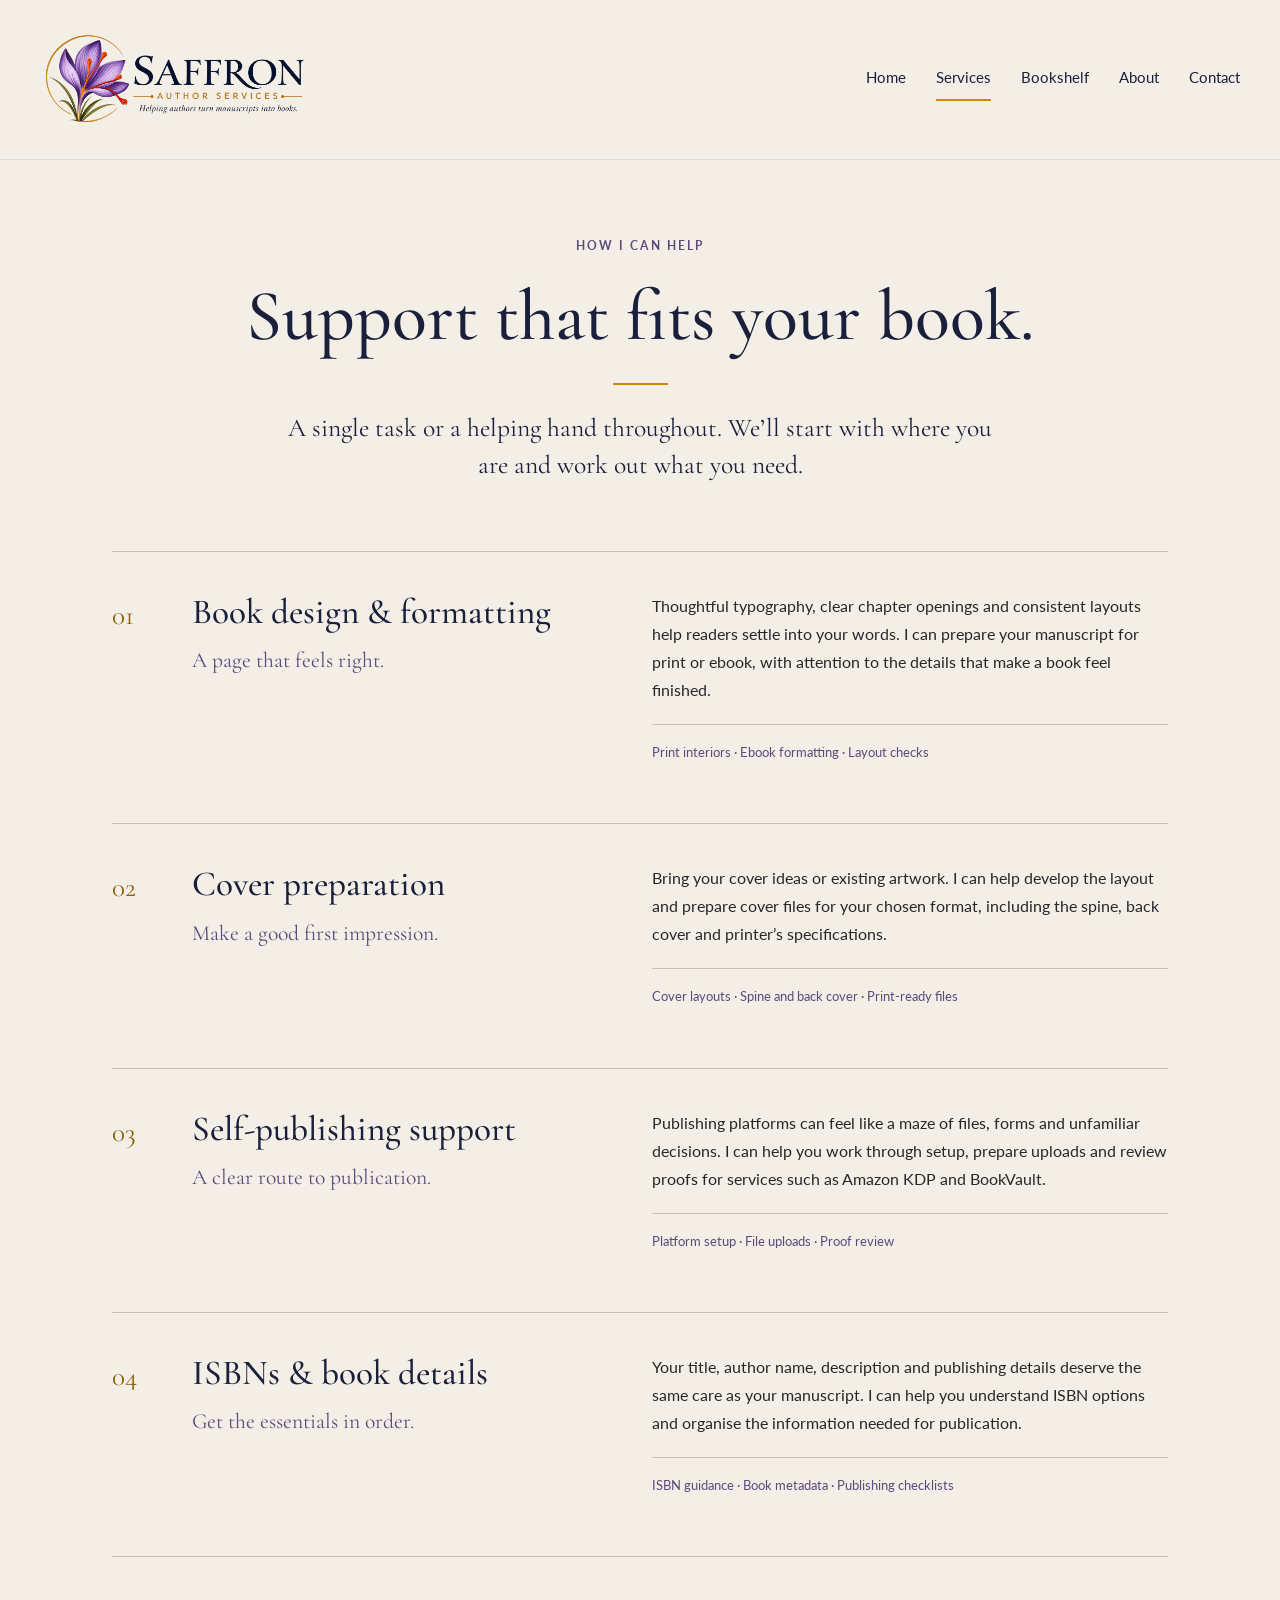
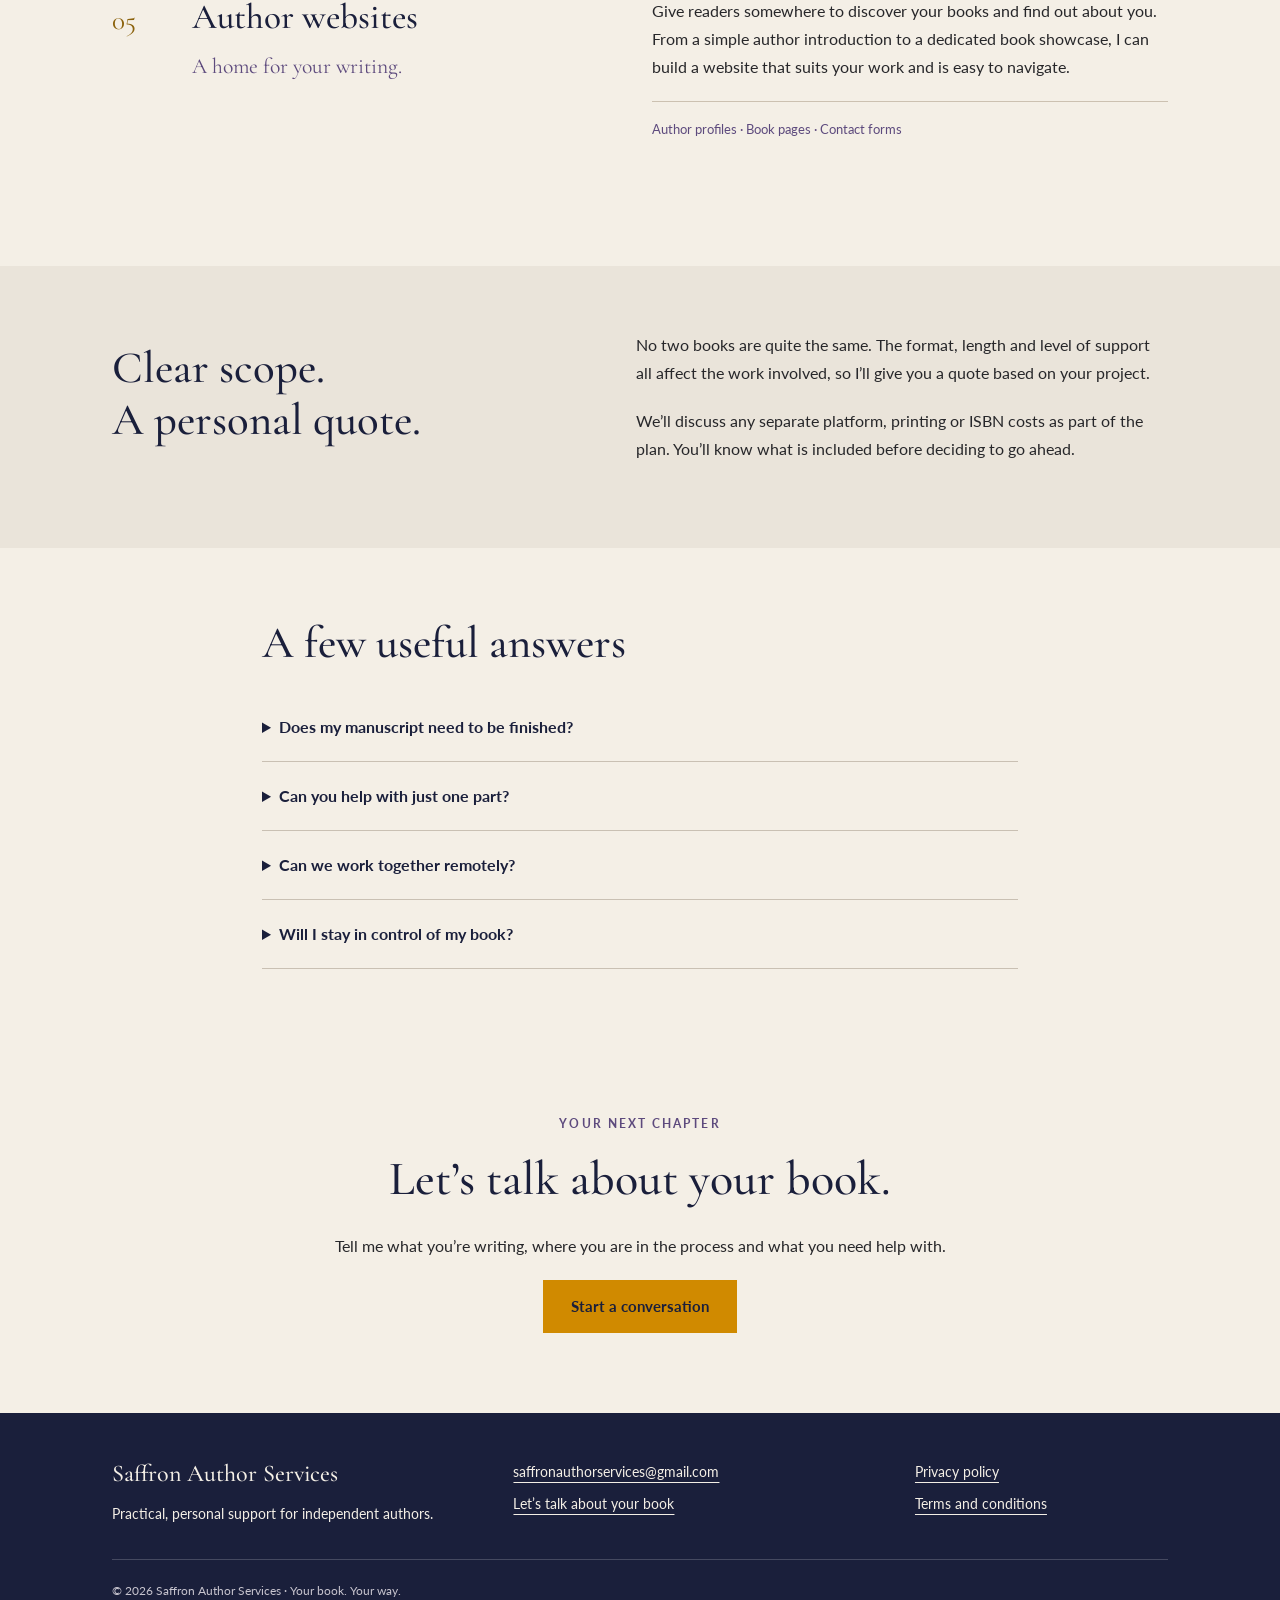
<file: services.html>
<!doctype html>
<html lang="en-GB">
  <head>
    <!-- GoatCounter -->
    <script
      data-goatcounter="https://saffron.goatcounter.com/count"
      async
      src="//gc.zgo.at/count.js"
    ></script>

    <!-- Google tag (gtag.js) -->
    <script
      async
      src="https://www.googletagmanager.com/gtag/js?id=G-EGFEQTHLH4"
    ></script>

    <script>
      window.dataLayer = window.dataLayer || [];
      function gtag() {
        dataLayer.push(arguments);
      }
      gtag("js", new Date());
      gtag("config", "G-EGFEQTHLH4");
    </script>

    <meta charset="utf-8" />

    <meta name="viewport" content="width=device-width, initial-scale=1" />

    <title>Services | Saffron Author Services</title>

    <meta
      name="description"
      content="Book formatting, cover preparation, self-publishing support, ISBN guidance and author websites."
    />

    <link rel="stylesheet" href="css/style.css" />

    <script src="js/site.js" defer></script>

    <div id="site-favicon"></div>
  </head>
  <body>
    <a class="skip" href="#main">Skip to content</a>
    <header class="site-header">
      <a href="index.html" aria-label="Saffron Author Services home">
        <img
          src="images/SAS-logo-colour-transparent-withwords.png"
          alt="Saffron Author Services"
          width="270"
          class="brand"
        />
      </a>
      <!-- Load navigation -->
      <div id="site-navigation"></div>
    </header>
    <main id="main">
      <section class="page-intro wrap">
        <p class="eyebrow">How I can help</p>
        <h1>Support that fits your book.</h1>
        <div class="divider"></div>
        <p class="intro">
          A single task or a helping hand throughout. We’ll start with where you
          are and work out what you need.
        </p>
      </section>
      <div class="wrap service-list">
        <section class="service-row" id="service-01">
          <span class="number">01</span>
          <div>
            <h2>Book design &amp; formatting</h2>
            <p class="serif">A page that feels right.</p>
          </div>
          <div>
            <p>
              Thoughtful typography, clear chapter openings and consistent
              layouts help readers settle into your words. I can prepare your
              manuscript for print or ebook, with attention to the details that
              make a book feel finished.
            </p>
            <p class="detail">
              Print interiors · Ebook formatting · Layout checks
            </p>
          </div>
        </section>
        <section class="service-row" id="service-02">
          <span class="number">02</span>
          <div>
            <h2>Cover preparation</h2>
            <p class="serif">Make a good first impression.</p>
          </div>
          <div>
            <p>
              Bring your cover ideas or existing artwork. I can help develop the
              layout and prepare cover files for your chosen format, including
              the spine, back cover and printer’s specifications.
            </p>
            <p class="detail">
              Cover layouts · Spine and back cover · Print-ready files
            </p>
          </div>
        </section>
        <section class="service-row" id="service-03">
          <span class="number">03</span>
          <div>
            <h2>Self-publishing support</h2>
            <p class="serif">A clear route to publication.</p>
          </div>
          <div>
            <p>
              Publishing platforms can feel like a maze of files, forms and
              unfamiliar decisions. I can help you work through setup, prepare
              uploads and review proofs for services such as Amazon KDP and
              BookVault.
            </p>
            <p class="detail">Platform setup · File uploads · Proof review</p>
          </div>
        </section>
        <section class="service-row" id="service-04">
          <span class="number">04</span>
          <div>
            <h2>ISBNs &amp; book details</h2>
            <p class="serif">Get the essentials in order.</p>
          </div>
          <div>
            <p>
              Your title, author name, description and publishing details
              deserve the same care as your manuscript. I can help you
              understand ISBN options and organise the information needed for
              publication.
            </p>
            <p class="detail">
              ISBN guidance · Book metadata · Publishing checklists
            </p>
          </div>
        </section>
        <section class="service-row" id="service-05">
          <span class="number">05</span>
          <div>
            <h2>Author websites</h2>
            <p class="serif">A home for your writing.</p>
          </div>
          <div>
            <p>
              Give readers somewhere to discover your books and find out about
              you. From a simple author introduction to a dedicated book
              showcase, I can build a website that suits your work and is easy
              to navigate.
            </p>
            <p class="detail">Author profiles · Book pages · Contact forms</p>
          </div>
        </section>
      </div>
      <section class="band">
        <div class="wrap split">
          <h2>
            Clear scope.
            <br />
            A personal quote.
          </h2>
          <div>
            <p>
              No two books are quite the same. The format, length and level of
              support all affect the work involved, so I’ll give you a quote
              based on your project.
            </p>
            <p>
              We’ll discuss any separate platform, printing or ISBN costs as
              part of the plan. You’ll know what is included before deciding to
              go ahead.
            </p>
          </div>
        </div>
      </section>
      <section class="section wrap narrow">
        <h2>A few useful answers</h2>
        <details>
          <summary>Does my manuscript need to be finished?</summary>
          <p>
            You can get in touch at any stage. Final formatting is best done
            once the text has been edited and proofread, so you’re not paying to
            lay out pages that will change.
          </p>
        </details>
        <details>
          <summary>Can you help with just one part?</summary>
          <p>
            Yes. You may need an interior formatted, a cover file prepared or
            help navigating the publishing setup. We can agree a focused piece
            of work.
          </p>
        </details>
        <details>
          <summary>Can we work together remotely?</summary>
          <p>
            Yes. Files, feedback and publishing decisions can be shared
            remotely, so you don’t need to be local.
          </p>
        </details>
        <details>
          <summary>Will I stay in control of my book?</summary>
          <p>
            Yes. This is a support service for independent authors. You make the
            creative and publishing decisions, and we’ll agree how accounts and
            files are handled at the outset.
          </p>
        </details>
      </section>
      <section class="cta wrap">
        <p class="eyebrow">Your next chapter</p>
        <h2>Let’s talk about your book.</h2>
        <p>
          Tell me what you’re writing, where you are in the process and what you
          need help with.
        </p>
        <a class="button" href="contact.html">Start a conversation</a>
      </section>
    </main>
    <div id="site-footer"></div>
    <!-- JavaScript -->
    <script src="/js/site.js" defer></script>
  </body>
</html>
</file>
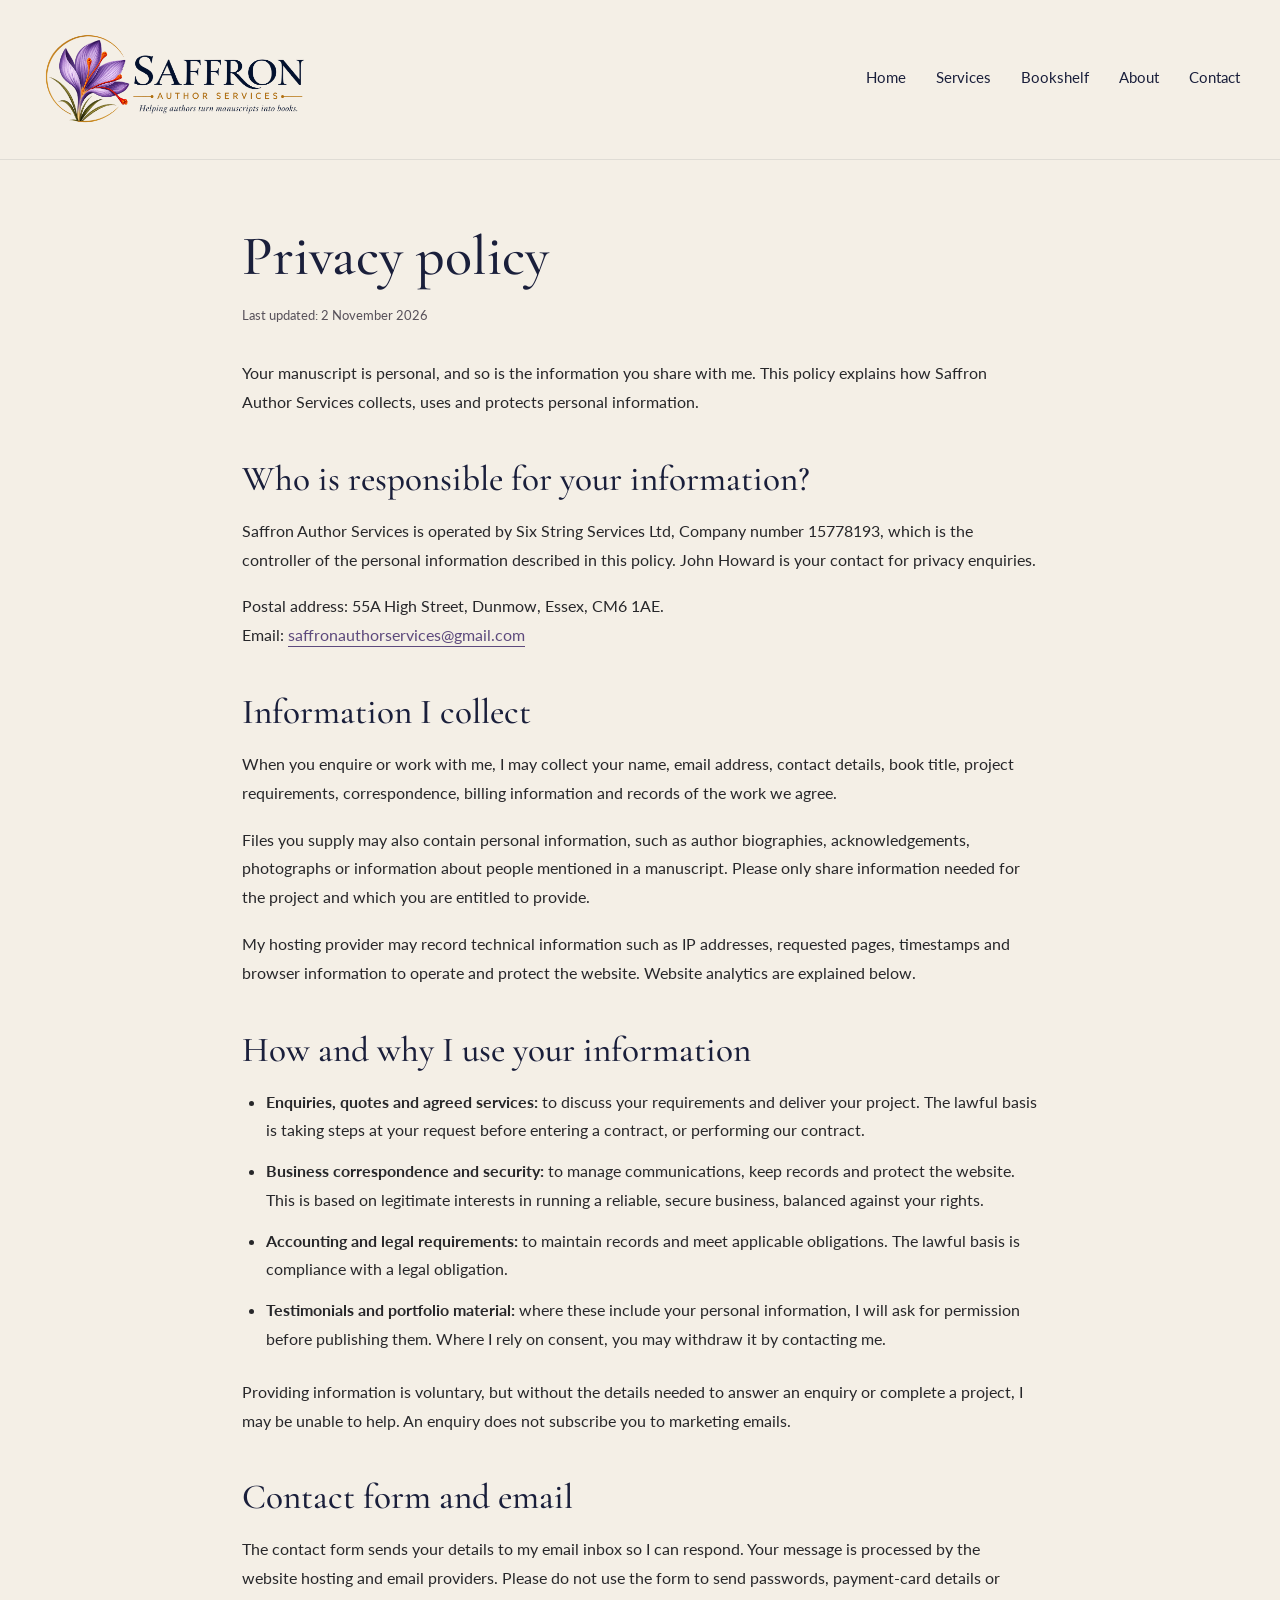
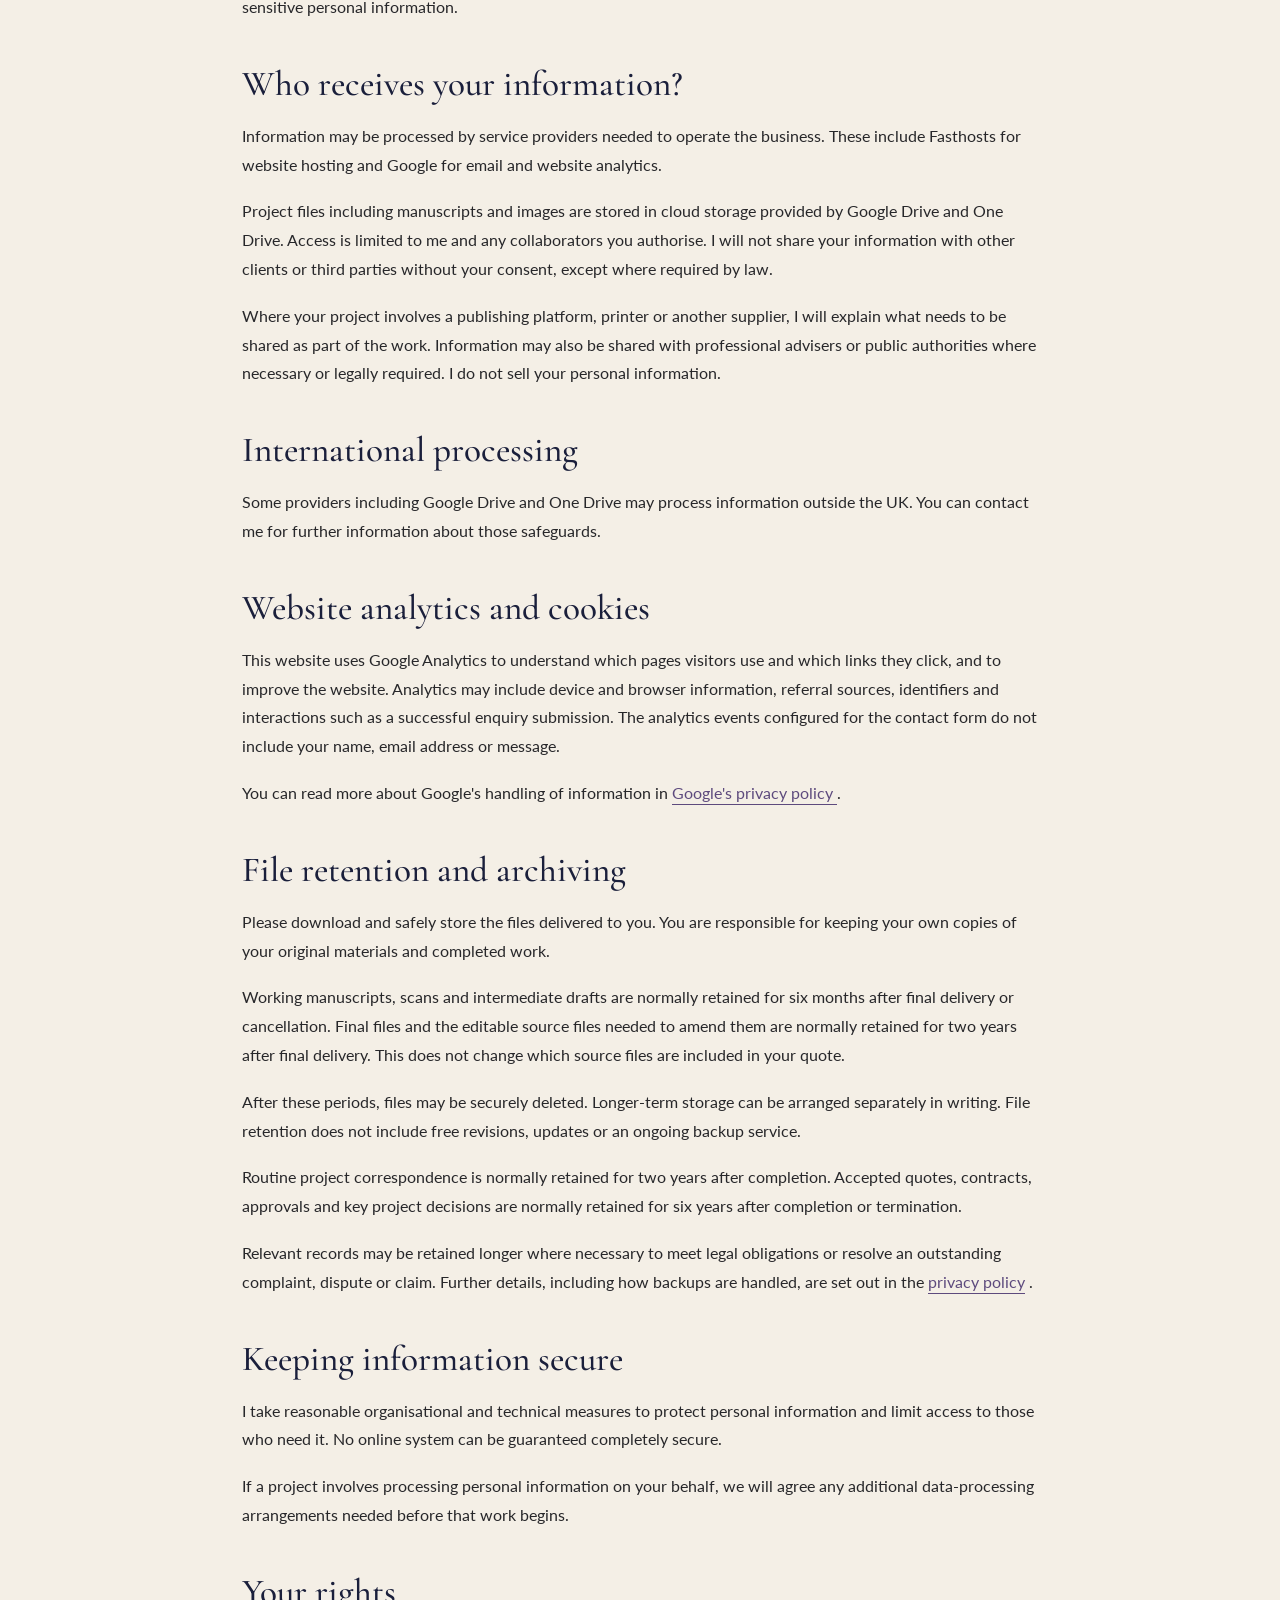
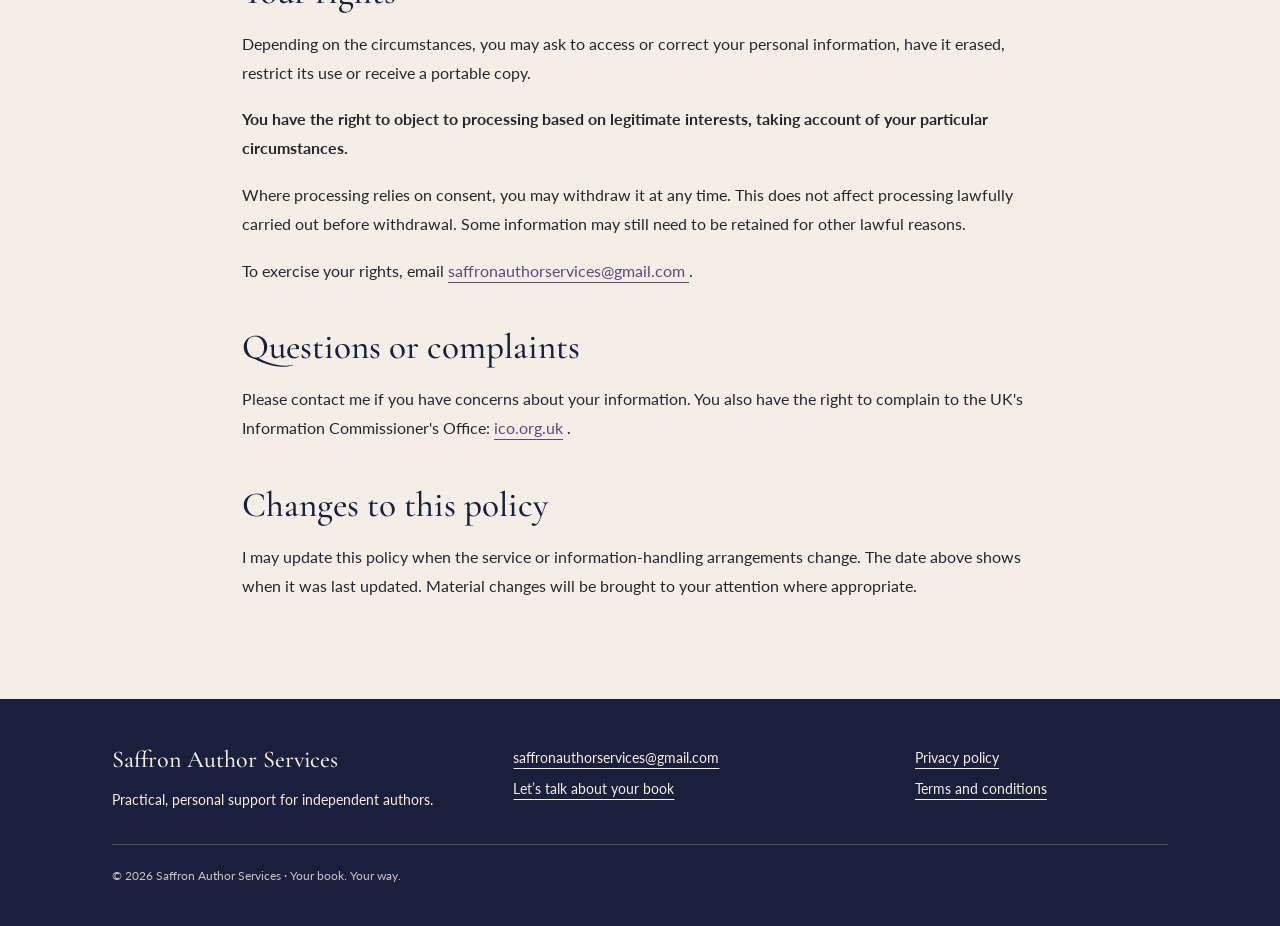
<file: includes/privacy.html>
<!doctype html>
<html lang="en-GB">
  <head>
    <!-- GoatCounter -->
    <script
      data-goatcounter="https://saffron.goatcounter.com/count"
      async
      src="//gc.zgo.at/count.js"
    ></script>

    <!-- Google tag (gtag.js) -->
    <script
      async
      src="https://www.googletagmanager.com/gtag/js?id=G-EGFEQTHLH4"
    ></script>
    <script>
      window.dataLayer = window.dataLayer || [];
      function gtag() {
        dataLayer.push(arguments);
      }
      gtag("js", new Date());

      gtag("config", "G-EGFEQTHLH4");
    </script>
    <meta charset="utf-8" />
    <meta name="viewport" content="width=device-width, initial-scale=1" />
    <title>Privacy Policy | Saffron Author Services</title>
    <meta
      name="description"
      content="Privacy policy for Saffron Author Services."
    />
    <link rel="stylesheet" href="/css/style.css" />
    <div id="site-favicon"></div>
  </head>
  <body>
    <a class="skip" href="#main">Skip to content</a>
    <header class="site-header">
      <a href="/index.html" aria-label="Saffron Author Services home">
        <img
          src="/images/SAS-logo-colour-transparent-withwords.png"
          alt="Saffron Author Services"
          width="270"
          class="brand"
        />
      </a>
      <!-- Load navigation -->
      <div id="site-navigation"></div>
    </header>
    <main id="main">
      <article class="legal-content" aria-labelledby="privacy-title">
        <h1 id="privacy-title">Privacy policy</h1>
        <p class="form-note">Last updated: 2 November 2026</p>

        <p>
          Your manuscript is personal, and so is the information you share with
          me. This policy explains how Saffron Author Services collects, uses
          and protects personal information.
        </p>

        <h2>Who is responsible for your information?</h2>
        <p>
          Saffron Author Services is operated by Six String Services Ltd,
          Company number 15778193, which is the controller of the personal
          information described in this policy. John Howard is your contact for
          privacy enquiries.
        </p>
        <p>
          Postal address: 55A High Street, Dunmow, Essex, CM6 1AE.
          <br />
          Email:
          <a href="mailto:saffronauthorservices@gmail.com">
            saffronauthorservices@gmail.com
          </a>
        </p>

        <h2>Information I collect</h2>
        <p>
          When you enquire or work with me, I may collect your name, email
          address, contact details, book title, project requirements,
          correspondence, billing information and records of the work we agree.
        </p>
        <p>
          Files you supply may also contain personal information, such as author
          biographies, acknowledgements, photographs or information about people
          mentioned in a manuscript. Please only share information needed for
          the project and which you are entitled to provide.
        </p>
        <p>
          My hosting provider may record technical information such as IP
          addresses, requested pages, timestamps and browser information to
          operate and protect the website. Website analytics are explained
          below.
        </p>

        <h2>How and why I use your information</h2>
        <ul>
          <li>
            <strong>Enquiries, quotes and agreed services:</strong>
            to discuss your requirements and deliver your project. The lawful
            basis is taking steps at your request before entering a contract, or
            performing our contract.
          </li>
          <li>
            <strong>Business correspondence and security:</strong>
            to manage communications, keep records and protect the website. This
            is based on legitimate interests in running a reliable, secure
            business, balanced against your rights.
          </li>
          <li>
            <strong>Accounting and legal requirements:</strong>
            to maintain records and meet applicable obligations. The lawful
            basis is compliance with a legal obligation.
          </li>
          <li>
            <strong>Testimonials and portfolio material:</strong>
            where these include your personal information, I will ask for
            permission before publishing them. Where I rely on consent, you may
            withdraw it by contacting me.
          </li>
        </ul>
        <p>
          Providing information is voluntary, but without the details needed to
          answer an enquiry or complete a project, I may be unable to help. An
          enquiry does not subscribe you to marketing emails.
        </p>

        <h2>Contact form and email</h2>
        <p>
          The contact form sends your details to my email inbox so I can
          respond. Your message is processed by the website hosting and email
          providers. Please do not use the form to send passwords, payment-card
          details or sensitive personal information.
        </p>

        <h2>Who receives your information?</h2>
        <p>
          Information may be processed by service providers needed to operate
          the business. These include Fasthosts for website hosting and Google
          for email and website analytics.
        </p>
        <p>
          Project files including manuscripts and images are stored in cloud
          storage provided by Google Drive and One Drive. Access is limited to
          me and any collaborators you authorise. I will not share your
          information with other clients or third parties without your consent,
          except where required by law.
        </p>
        <p>
          Where your project involves a publishing platform, printer or another
          supplier, I will explain what needs to be shared as part of the work.
          Information may also be shared with professional advisers or public
          authorities where necessary or legally required. I do not sell your
          personal information.
        </p>

        <h2>International processing</h2>
        <p>
          Some providers including Google Drive and One Drive may process
          information outside the UK. You can contact me for further information
          about those safeguards.
        </p>

        <h2>Website analytics and cookies</h2>
        <p>
          This website uses Google Analytics to understand which pages visitors
          use and which links they click, and to improve the website. Analytics
          may include device and browser information, referral sources,
          identifiers and interactions such as a successful enquiry submission.
          The analytics events configured for the contact form do not include
          your name, email address or message.
        </p>
        <p>
          You can read more about Google's handling of information in
          <a href="https://policies.google.com/privacy">
            Google's privacy policy
          </a>
          .
        </p>

        <h2>File retention and archiving</h2>
        <p>
          Please download and safely store the files delivered to you. You are
          responsible for keeping your own copies of your original materials and
          completed work.
        </p>
        <p>
          Working manuscripts, scans and intermediate drafts are normally
          retained for six months after final delivery or cancellation. Final
          files and the editable source files needed to amend them are normally
          retained for two years after final delivery. This does not change
          which source files are included in your quote.
        </p>
        <p>
          After these periods, files may be securely deleted. Longer-term
          storage can be arranged separately in writing. File retention does not
          include free revisions, updates or an ongoing backup service.
        </p>
        <p>
          Routine project correspondence is normally retained for two years
          after completion. Accepted quotes, contracts, approvals and key
          project decisions are normally retained for six years after completion
          or termination.
        </p>
        <p>
          Relevant records may be retained longer where necessary to meet legal
          obligations or resolve an outstanding complaint, dispute or claim.
          Further details, including how backups are handled, are set out in the
          <a href="/includes/privacy.html">privacy policy</a>
          .
        </p>

        <h2>Keeping information secure</h2>
        <p>
          I take reasonable organisational and technical measures to protect
          personal information and limit access to those who need it. No online
          system can be guaranteed completely secure.
        </p>
        <p>
          If a project involves processing personal information on your behalf,
          we will agree any additional data-processing arrangements needed
          before that work begins.
        </p>

        <h2>Your rights</h2>
        <p>
          Depending on the circumstances, you may ask to access or correct your
          personal information, have it erased, restrict its use or receive a
          portable copy.
        </p>
        <p>
          <strong>
            You have the right to object to processing based on legitimate
            interests, taking account of your particular circumstances.
          </strong>
        </p>
        <p>
          Where processing relies on consent, you may withdraw it at any time.
          This does not affect processing lawfully carried out before
          withdrawal. Some information may still need to be retained for other
          lawful reasons.
        </p>
        <p>
          To exercise your rights, email
          <a href="mailto:saffronauthorservices@gmail.com">
            saffronauthorservices@gmail.com
          </a>
          .
        </p>

        <h2>Questions or complaints</h2>
        <p>
          Please contact me if you have concerns about your information. You
          also have the right to complain to the UK's Information Commissioner's
          Office:
          <a href="https://ico.org.uk/make-a-complaint/">ico.org.uk</a>
          .
        </p>

        <h2>Changes to this policy</h2>
        <p>
          I may update this policy when the service or information-handling
          arrangements change. The date above shows when it was last updated.
          Material changes will be brought to your attention where appropriate.
        </p>
      </article>
    </main>
    <div id="site-footer"></div>
    <!-- JavaScript -->
    <script src="/js/site.js" defer></script>
  </body>
</html>
</file>
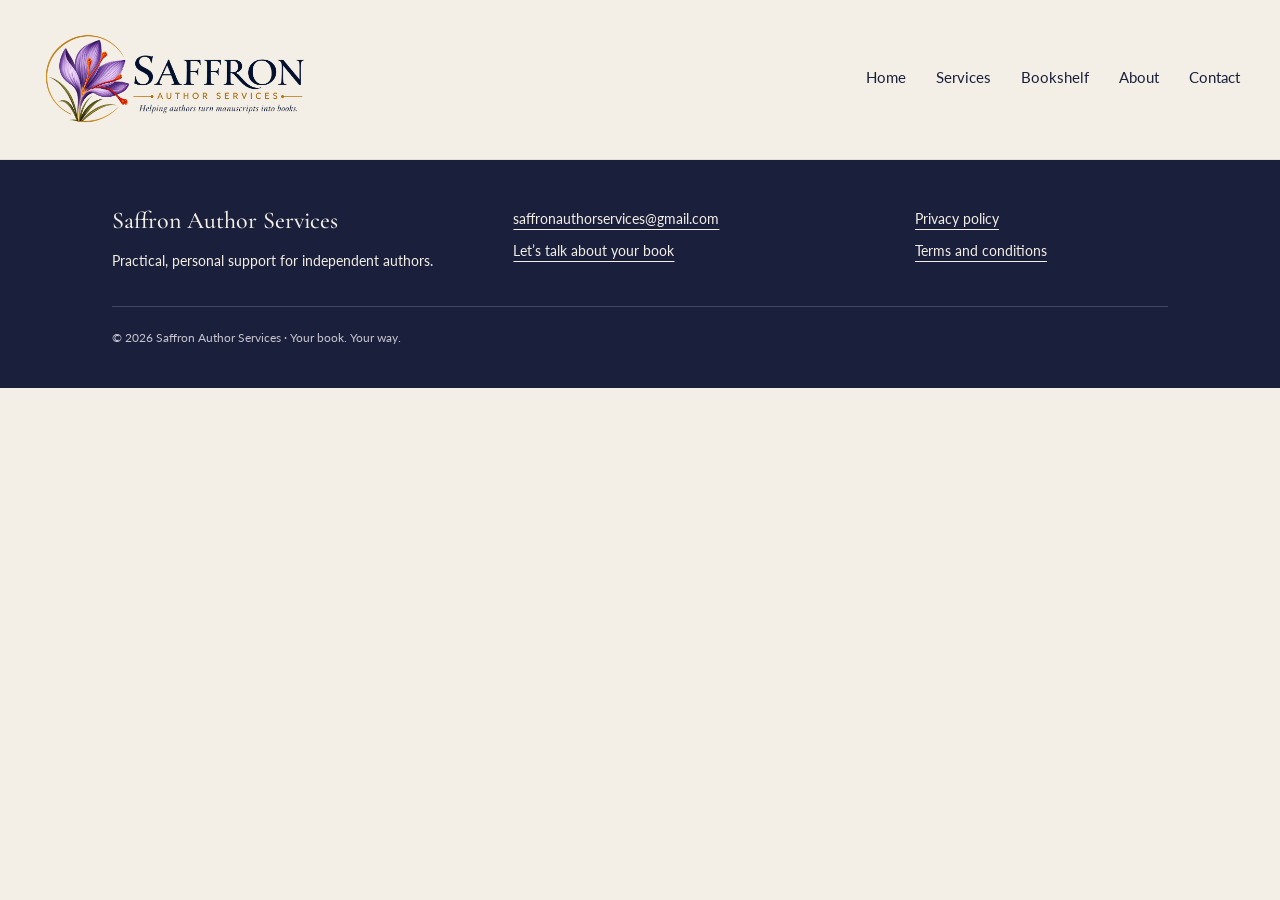
<file: includes/template.html>
<!doctype html>
<html lang="en-GB">
  <head>
    <!-- GoatCounter -->
    <script
      data-goatcounter="https://saffron.goatcounter.com/count"
      async
      src="//gc.zgo.at/count.js"
    ></script>

    <!-- Google tag (gtag.js) -->
    <script
      async
      src="https://www.googletagmanager.com/gtag/js?id=G-EGFEQTHLH4"
    ></script>
    <script>
      window.dataLayer = window.dataLayer || [];
      function gtag() {
        dataLayer.push(arguments);
      }
      gtag("js", new Date());

      gtag("config", "G-EGFEQTHLH4");
    </script>
    <meta charset="utf-8" />
    <meta name="viewport" content="width=device-width, initial-scale=1" />
    <title>PAGE TITLE | Saffron Author Services</title>
    <meta name="description" content="PAGE DESCRIPTION." />
    <link rel="stylesheet" href="/css/style.css" />
    <div id="site-favicon"></div>
  </head>
  <body>
    <a class="skip" href="#main">Skip to content</a>
    <header class="site-header">
      <a href="/index.html" aria-label="Saffron Author Services home">
        <img
          src="/images/SAS-logo-colour-transparent-withwords.png"
          alt="Saffron Author Services"
          width="270"
          class="brand"
        />
      </a>
      <!-- Load navigation -->
      <div id="site-navigation"></div>
    </header>
    <main id="main">
      <!-- Page content goes here -->
    </main>
    <div id="site-footer"></div>
    <!-- JavaScript -->
    <script src="/js/site.js" defer></script>
  </body>
</html>
</file>
<file: css/style.css>
@import url("https://fonts.googleapis.com/css2?family=Cormorant+Garamond:ital,wght@0,400;0,500;0,600;1,400&family=Lato:wght@300;400;700&display=swap");

:root {
  --navy: #1a1f3b;
  --purple: #5d4a7d;
  --saffron: #d08a00;
  --sage: #7d8f7a;
  --cream: #f4efe6;
  --text: #27272a;
}

* {
  box-sizing: border-box;
}

html,
body {
  margin: 0;
  min-height: 100%;
}

body {
  background: var(--cream);
  color: var(--text);
  font-family: "Lato", sans-serif;
}

.holding-page {
  min-height: 100vh;
  display: flex;
  align-items: center;
  justify-content: center;
  padding: 50px 24px;
}

.hero {
  width: 100%;
  max-width: 900px;
  text-align: center;
}

.logo {
  display: block;
  width: min(620px, 90%);
  height: auto;
  margin: 0 auto 35px;
}

.divider {
  width: 55px;
  height: 2px;
  background: var(--saffron);
  margin: 0 auto 32px;
}

h1 {
  margin: 0 0 18px;
  color: var(--navy);
  font-family: "Cormorant Garamond", serif;
  font-size: clamp(2.7rem, 6vw, 4.5rem);
  font-weight: 500;
  line-height: 1;
}

.intro {
  max-width: 660px;
  margin: 0 auto 28px;
  color: var(--navy);
  font-family: "Cormorant Garamond", serif;
  font-size: clamp(1.3rem, 3vw, 1.65rem);
  font-weight: 400;
  line-height: 1.45;
}

.services {
  margin: 0 auto 42px;
  color: var(--purple);
  font-size: 0.9rem;
  line-height: 2;
}

.services span {
  padding: 0 8px;
  color: var(--saffron);
}

.coming-soon {
  margin-bottom: 22px;
  color: var(--sage);
  font-size: 0.85rem;
  font-weight: 700;
  letter-spacing: 0.12em;
  text-transform: uppercase;
}

.contact-button {
  display: inline-block;
  padding: 14px 27px;
  border: 1px solid var(--saffron);
  background: var(--saffron);
  color: white;
  font-size: 0.95rem;
  text-decoration: none;
  transition: 0.2s ease;
}

.contact-button:hover {
  background: transparent;
  color: var(--saffron);
}

.email {
  margin-top: 18px;
  color: var(--navy);
  font-size: 0.82rem;
}

@media (max-width: 600px) {
  .holding-page {
    padding: 35px 20px;
  }

  .logo {
    width: 100%;
    margin-bottom: 28px;
  }

  .services span {
    padding: 0 4px;
  }
} /* Multi-page site: retain the original palette and typography. */
body {
  line-height: 1.75;
}
a {
  color: var(--purple);
  text-underline-offset: 5px;
}
a:hover {
  color: var(--navy);
}
h1,
h2,
h3 {
  font-family: "Cormorant Garamond", Georgia, serif;
  color: var(--navy);
  font-weight: 500;
}
h1 {
  line-height: 1.08;
}
h2 {
  font-size: clamp(2rem, 3.5vw, 3rem);
  line-height: 1.15;
  margin: 0 0 24px;
}
h3 {
  font-size: 1.8rem;
  line-height: 1.2;
  margin: 15px 0;
}
p {
  margin: 0 0 20px;
}
.wrap {
  max-width: 1120px;
  margin: auto;
  padding-left: 32px;
  padding-right: 32px;
}
.site-header {
  max-width: 1280px;
  margin: auto;
  padding: 30px 40px;
  display: flex;
  align-items: center;
  justify-content: space-between;
  gap: 28px;
  border-bottom: 1px solid #1a1f3b18;
}
.brand {
  display: block;
  width: 270px;
  max-width: 100%;
  height: auto;
}
nav {
  display: flex;
  gap: 30px;
  flex-wrap: wrap;
}
nav a {
  text-decoration: none;
  font-size: 0.92rem;
  padding: 8px 0;
  color: var(--navy);
  border-bottom: 2px solid transparent;
}
nav a[aria-current="page"] {
  border-color: var(--saffron);
}
.page-intro {
  text-align: center;
  padding-top: 76px;
  padding-bottom: 10px;
  max-width: 950px;
}
.eyebrow {
  text-transform: uppercase;
  font-size: 0.72rem;
  letter-spacing: 0.18em;
  font-weight: 700;
  color: var(--purple);
  margin-bottom: 22px;
}
.page-intro .divider {
  margin: 27px auto 24px;
}
.intro {
  font-size: 1.6rem;
  max-width: 720px;
}
.hero-detail {
  max-width: 690px;
  text-align: center;
  color: #52515c;
}
.actions {
  display: flex;
  justify-content: center;
  align-items: center;
  gap: 30px;
  margin: 26px 0 76px;
  flex-wrap: wrap;
}
.button {
  display: inline-block;
  background: var(--saffron);
  color: var(--navy);
  border: 1px solid var(--saffron);
  padding: 13px 27px;
  text-decoration: none;
  font:
    700 0.95rem/1.7 Lato,
    sans-serif;
  cursor: pointer;
}
.button:hover {
  background: transparent;
  color: var(--navy);
}
.text-link {
  font-weight: 700;
  font-size: 0.95rem;
}
.section {
  padding-top: 70px;
  padding-bottom: 70px;
}
.section-heading {
  max-width: 690px;
  margin-bottom: 45px;
}
.service-grid {
  display: grid;
  grid-template-columns: repeat(3, 1fr);
  gap: 48px;
}
.service-grid article {
  border-top: 1px solid #b8ad9d;
  padding-top: 25px;
}
.number {
  font-family: "Cormorant Garamond", serif;
  font-size: 1.7rem;
  color: #8b620c;
}
.service-grid p {
  color: #55545c;
}
.service-grid a {
  font-size: 0.9rem;
}
.centre {
  text-align: center;
  margin-top: 36px;
  margin-bottom: 0;
}
.band {
  background: #eae4da;
  padding: 65px 0;
}
.split {
  display: grid;
  grid-template-columns: 1fr 1.2fr;
  gap: 80px;
  align-items: center;
}
.cta {
  text-align: center;
  padding-top: 75px;
  padding-bottom: 80px;
}
.cta p {
  max-width: 640px;
  margin-left: auto;
  margin-right: auto;
}
.cta .eyebrow {
  margin-bottom: 18px;
}
.cta h2 {
  font-size: 3rem;
}
.homepage-books {
  margin-top: 0;
  margin-bottom: 40px;
  text-align: center;
}

.homepage-books > a {
  display: block;
}

.books-collage {
  display: block;
  width: 100%;
  height: auto;
}

.homepage-books p {
  margin: 20px 0 0;
}
.home-about {
  grid-template-columns: minmax(0, 300px) minmax(0, 1fr);
  gap: 60px;
  align-items: center;
}

.home-about .home-portrait {
  width: 100%;
  max-width: 300px;
  margin: 0;
  justify-self: center;
  padding: 0;
  border: 0;
  background: transparent;
}

.home-about .founder-portrait {
  display: block;
  width: 100%;
  height: auto;
  border: 1px solid #c9c0b3;
  box-shadow: none;
}

@media (max-width: 800px) {
  .home-about {
    grid-template-columns: 1fr;
    gap: 32px;
  }

  .home-about .home-portrait {
    max-width: 240px;
  }
}

footer {
  background: var(--navy);
  color: var(--cream);
  padding: 40px max(32px, calc((100vw - 1056px) / 2));
  display: grid;
  grid-template-columns: 1fr 1fr;
  gap: 25px;
  font-size: 0.85rem;
}
footer a {
  color: var(--cream);
  overflow-wrap: anywhere;
}
footer a:hover {
  color: #edbc5e;
}
footer strong {
  font-family: "Cormorant Garamond", serif;
  font-size: 1.5rem;
  font-weight: 500;
}
footer p {
  margin: 8px 0;
}

footer {
  display: grid;
  grid-template-columns:
    minmax(0, 1fr)
    minmax(0, 1fr)
    minmax(0, 0.7fr);
  gap: 24px 40px;
  align-items: start;
}

footer > div {
  min-width: 0;
}

footer .footer-links {
  display: flex;
  flex-direction: column;
  align-items: flex-start;
  gap: 12px;
}

footer .copyright {
  grid-column: 1 / -1;
  margin: 0;
}

@media (max-width: 800px) {
  footer {
    grid-template-columns: 1fr;
    gap: 24px;
  }
}
.copyright {
  grid-column: 1/-1;
  border-top: 1px solid #ffffff30;
  padding-top: 20px;
  color: #c8c5cf;
  font-size: 0.75rem;
  margin: 0;
}
.service-list {
  padding-top: 30px;
  padding-bottom: 65px;
}
.service-row {
  display: grid;
  grid-template-columns: 50px 1fr 1.2fr;
  gap: 30px;
  border-top: 1px solid #c9c0b3;
  padding: 40px 0;
  scroll-margin-top: 20px;
}
.service-row h2 {
  font-size: 2.2rem;
  margin-bottom: 10px;
}
.serif {
  font-family: "Cormorant Garamond", serif;
  font-size: 1.35rem;
  color: var(--purple);
}
.detail {
  font-size: 0.8rem;
  color: var(--purple);
  border-top: 1px solid #ccc1b1;
  padding-top: 16px;
}
.narrow {
  max-width: 820px;
}
details {
  border-bottom: 1px solid #c9c0b3;
  padding: 20px 0;
}
summary {
  cursor: pointer;
  font-weight: 700;
  color: var(--navy);
}
details p {
  margin-top: 18px;
  margin-bottom: 0;
}
.portfolio-note {
  max-width: 780px;
  text-align: center;
  font-size: 0.9rem;
  color: #615b62;
  margin-top: 12px;
  margin-bottom: 40px;
}
.book-grid {
  display: grid;
  grid-template-columns: repeat(3, 1fr);
  gap: 40px;
  padding-bottom: 35px;
}
.book-stage {
  background: #e8e1d6;
  min-height: 360px;
  display: grid;
  place-items: center;
  margin-bottom: 28px;
  padding: 30px;
}
.book-cover {
  display: block;
  width: auto;
  height: auto;
  max-width: 100%;
  max-height: 300px;
  box-shadow: 8px 12px 20px #1a1f3b22;
}
.book-placeholder {
  width: 190px;
  aspect-ratio: 2/3;
  background: var(--navy);
  color: var(--cream);
  box-shadow: 8px 12px 20px #1a1f3b22;
  border-left: 7px solid #ffffff25;
  text-align: center;
  padding: 28px 15px;
  display: flex;
  flex-direction: column;
  justify-content: space-between;
}
.book-placeholder span {
  font-size: 0.6rem;
  text-transform: uppercase;
  letter-spacing: 0.15em;
  line-height: 1.6;
}
.book-placeholder strong {
  font:
    500 2.25rem/1.05 "Cormorant Garamond",
    serif;
}
.book-placeholder small {
  font-size: 0.6rem;
}
.tone-2 {
  background: var(--purple);
}
.tone-3 {
  background: #52654f;
}
.book h2 {
  font-size: 1.85rem;
  margin-bottom: 8px;
}
.book .eyebrow {
  font-size: 0.63rem;
  margin-bottom: 12px;
}
.byline {
  color: var(--purple);
  font-size: 0.9rem;
}
.book > p:not(.eyebrow) {
  font-size: 0.9rem;
}
.about-content {
  padding-top: 40px;
  padding-bottom: 80px;
  align-items: start;
}
.portrait-placeholder {
  background: #e6dfd3;
  min-height: 470px;
  display: flex;
  flex-direction: column;
  align-items: center;
  justify-content: center;
  border: 1px solid #c9c0b3;
  color: var(--purple);
}
.portrait-placeholder span {
  font:
    500 6rem "Cormorant Garamond",
    serif;
  border-bottom: 1px solid var(--saffron);
  padding: 10px 25px;
}
.portrait-placeholder p {
  font-family: "Cormorant Garamond", serif;
  font-size: 1.7rem;
  margin: 20px 0 0;
}
.portrait-placeholder small {
  font-size: 0.75rem;
}
.portrait-frame {
  width: 100%;
  max-width: 360px;
  justify-self: center;
  align-self: center;
  padding: 18px;
  background: #e6dfd3;
  border: 1px solid #c9c0b3;
}
.founder-portrait {
  display: block;
  width: 100%;
  height: auto;
  background: var(--cream);
  border: 1px solid #b8ad9d;
  box-shadow: none;
}
.contact-layout {
  display: grid;
  grid-template-columns: 0.8fr 1.2fr;
  gap: 70px;
  padding-top: 30px;
  padding-bottom: 90px;
}
.contact-layout aside h2 {
  font-size: 2.2rem;
}
.email-link {
  overflow-wrap: anywhere;
  font-size: 0.9rem;
}
form {
  background: #ece6dc;
  padding: 32px;
}
label {
  display: block;
  font-size: 0.85rem;
  font-weight: 700;
  color: var(--navy);
  margin-bottom: 7px;
}
input,
select,
textarea {
  width: 100%;
  min-width: 0;
  border: 1px solid #aaa397;
  background: #fcfaf6;
  color: var(--navy);
  padding: 12px;
  font: inherit;
  font-size: 1rem;
  border-radius: 0;
  margin-bottom: 20px;
}
textarea {
  resize: vertical;
}
.form-row {
  display: grid;
  grid-template-columns: 1fr 1fr;
  gap: 20px;
}
.form-note {
  font-size: 0.8rem;
  color: #57515a;
}
.contact-layout h3 {
  margin-top: 30px;
}
#form-status {
  margin: 18px 0 0;
  font-size: 0.9rem;
}
.skip {
  position: absolute;
  left: 20px;
  top: -100px;
  background: var(--navy);
  color: white;
  padding: 12px;
  z-index: 10;
}
.skip:focus {
  top: 10px;
}
:focus-visible {
  outline: 3px solid var(--purple);
  outline-offset: 5px;
}
@media (max-width: 800px) {
  .site-header {
    flex-direction: column;
    padding: 24px;
  }
  .brand {
    width: 245px;
  }
  nav {
    gap: 24px;
  }
  .split,
  .contact-layout {
    grid-template-columns: 1fr;
    gap: 30px;
  }
  .service-grid,
  .book-grid {
    gap: 25px;
  }
  .service-row {
    grid-template-columns: 35px 1fr;
    gap: 20px;
  }
  .service-row > div:last-child {
    grid-column: 2;
  }
  .portrait-placeholder {
    min-height: 300px;
  }
  .about-content {
    max-width: 720px;
  }
  .book-stage {
    min-height: 260px;
    padding: 20px 10px;
  }
  .book-placeholder {
    width: 150px;
  }
}
@media (max-width: 600px) {
  .wrap {
    padding-left: 24px;
    padding-right: 24px;
  }
  .page-intro {
    padding-top: 45px;
  }
  .page-intro h1 {
    font-size: 3rem;
  }
  .intro {
    font-size: 1.4rem;
  }
  .service-grid,
  .book-grid,
  footer {
    grid-template-columns: 1fr;
  }
  .section {
    padding-top: 45px;
    padding-bottom: 45px;
  }
  .actions {
    gap: 22px;
    margin-bottom: 40px;
    padding: 0 24px;
  }
  .band {
    padding: 45px 0;
  }
  .service-grid {
    gap: 30px;
  }
  .book-grid {
    max-width: 430px;
  }
  .book-stage {
    min-height: 330px;
  }
  .book-placeholder {
    width: 180px;
  }
  .contact-layout {
    padding-top: 20px;
  }
  form {
    padding: 22px;
  }
  .form-row {
    grid-template-columns: 1fr;
    gap: 0;
  }
  nav {
    gap: 20px;
    justify-content: center;
  }
  nav a {
    font-size: 0.85rem;
  }
  .cta h2 {
    font-size: 2.4rem;
  }
  .cta {
    padding-top: 50px;
    padding-bottom: 55px;
  }
  footer {
    padding: 35px 24px;
  }
  .service-row {
    grid-template-columns: 28px 1fr;
    gap: 12px;
  }
  .service-row h2 {
    font-size: 1.9rem;
  }
}

/* Privacy policy and terms pages */
.legal-content {
  box-sizing: border-box;
  width: 100%;
  max-width: 860px;
  margin: 0 auto;
  padding: 64px 32px 80px;
  line-height: 1.8;
  overflow-wrap: anywhere;
}

.legal-content h1 {
  font-size: clamp(2.5rem, 5vw, 3.5rem);
  line-height: 1.15;
  margin: 0 0 16px;
}

.legal-content h2 {
  font-size: clamp(1.75rem, 3vw, 2.2rem);
  line-height: 1.25;
  margin: 40px 0 16px;
}

.legal-content h3 {
  font-size: 1.4rem;
  line-height: 1.3;
  margin: 28px 0 12px;
}

.legal-content p {
  margin: 0 0 18px;
}

.legal-content ul,
.legal-content ol {
  margin: 0 0 24px;
  padding-left: 24px;
}

.legal-content li {
  margin-bottom: 12px;
}

.legal-content .form-note {
  margin-bottom: 32px;
}

@media (max-width: 600px) {
  .legal-content {
    padding: 40px 20px 56px;
  }
}
</file>
<file: holdingpage/css/style.css>
@import url('https://fonts.googleapis.com/css2?family=Cormorant+Garamond:ital,wght@0,400;0,500;0,600;1,400&family=Lato:wght@300;400;700&display=swap');

:root {
    --navy: #1a1f3b;
    --purple: #5d4a7d;
    --saffron: #d08a00;
    --sage: #7d8f7a;
    --cream: #f4efe6;
    --text: #27272a;
}

* {
    box-sizing: border-box;
}

html,
body {
    margin: 0;
    min-height: 100%;
}

body {
    background: var(--cream);
    color: var(--text);
    font-family: 'Lato', sans-serif;
}

.holding-page {
    min-height: 100vh;
    display: flex;
    align-items: center;
    justify-content: center;
    padding: 50px 24px;
}

.hero {
    width: 100%;
    max-width: 900px;
    text-align: center;
}

.logo {
    display: block;
    width: min(620px, 90%);
    height: auto;
    margin: 0 auto 35px;
}

.divider {
    width: 55px;
    height: 2px;
    background: var(--saffron);
    margin: 0 auto 32px;
}

h1 {
    margin: 0 0 18px;
    color: var(--navy);
    font-family: 'Cormorant Garamond', serif;
    font-size: clamp(2.7rem, 6vw, 4.5rem);
    font-weight: 500;
    line-height: 1;
}

.intro {
    max-width: 660px;
    margin: 0 auto 28px;
    color: var(--navy);
    font-family: 'Cormorant Garamond', serif;
    font-size: clamp(1.3rem, 3vw, 1.65rem);
    font-weight: 400;
    line-height: 1.45;
}

.services {
    margin: 0 auto 42px;
    color: var(--purple);
    font-size: 0.9rem;
    line-height: 2;
}

.services span {
    padding: 0 8px;
    color: var(--saffron);
}

.coming-soon {
    margin-bottom: 22px;
    color: var(--sage);
    font-size: 0.85rem;
    font-weight: 700;
    letter-spacing: 0.12em;
    text-transform: uppercase;
}

.contact-button {
    display: inline-block;
    padding: 14px 27px;
    border: 1px solid var(--saffron);
    background: var(--saffron);
    color: white;
    font-size: 0.95rem;
    text-decoration: none;
    transition: 0.2s ease;
}

.contact-button:hover {
    background: transparent;
    color: var(--saffron);
}

.email {
    margin-top: 18px;
    color: var(--navy);
    font-size: 0.82rem;
}

@media (max-width: 600px) {

    .holding-page {
        padding: 35px 20px;
    }

    .logo {
        width: 100%;
        margin-bottom: 28px;
    }

    .services span {
        padding: 0 4px;
    }
}
</file>
